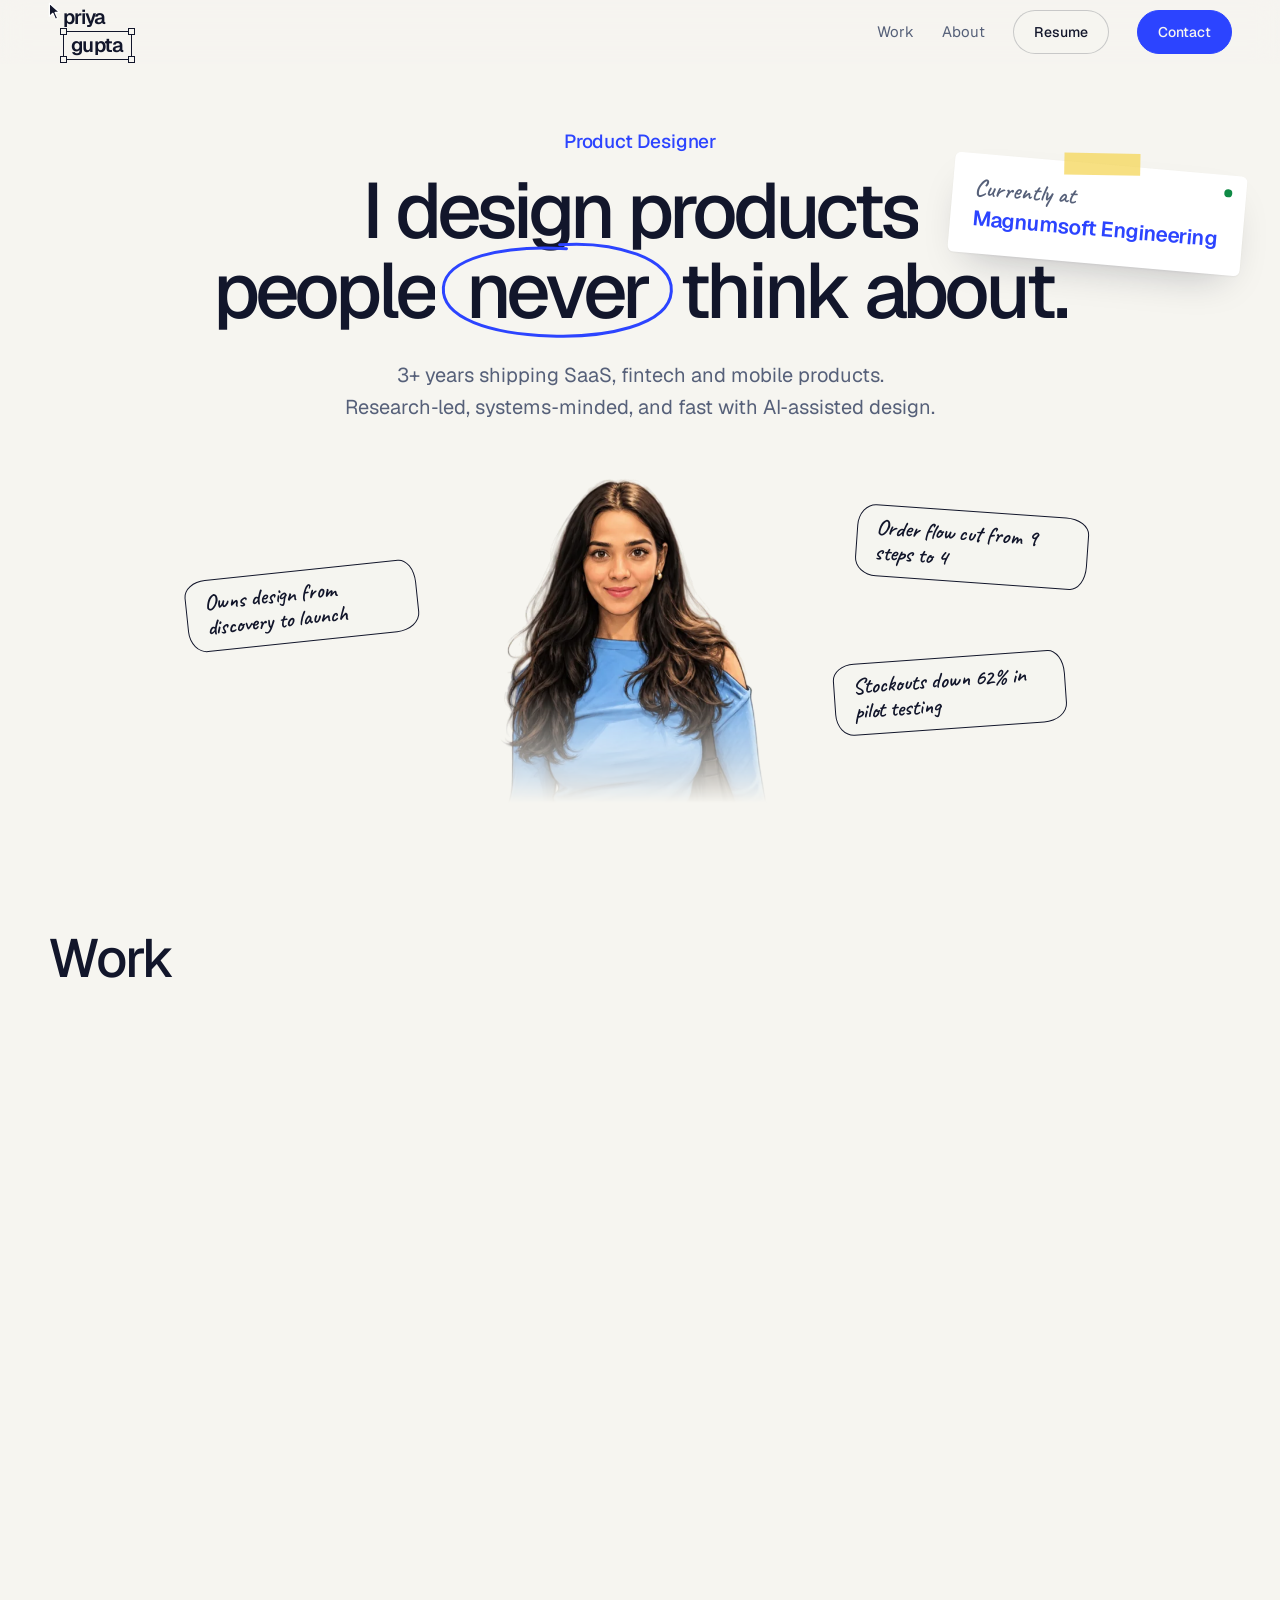
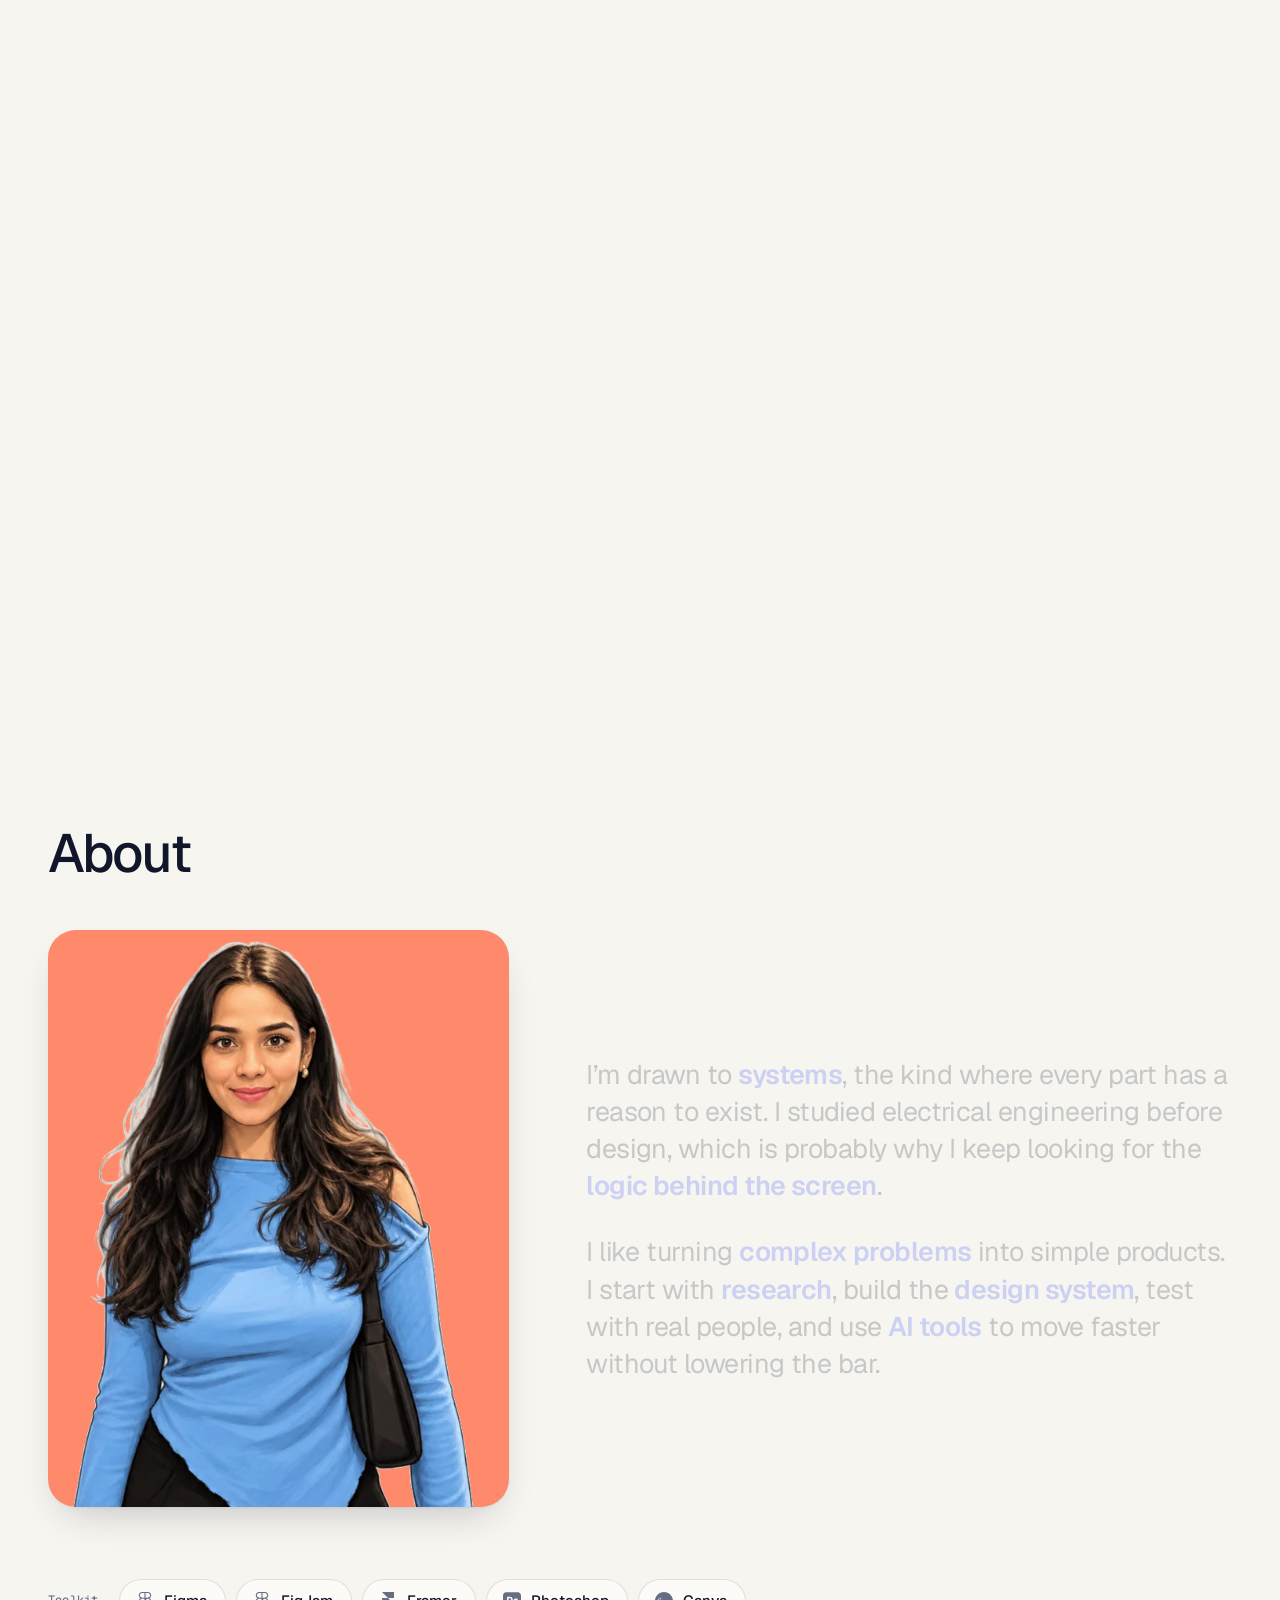
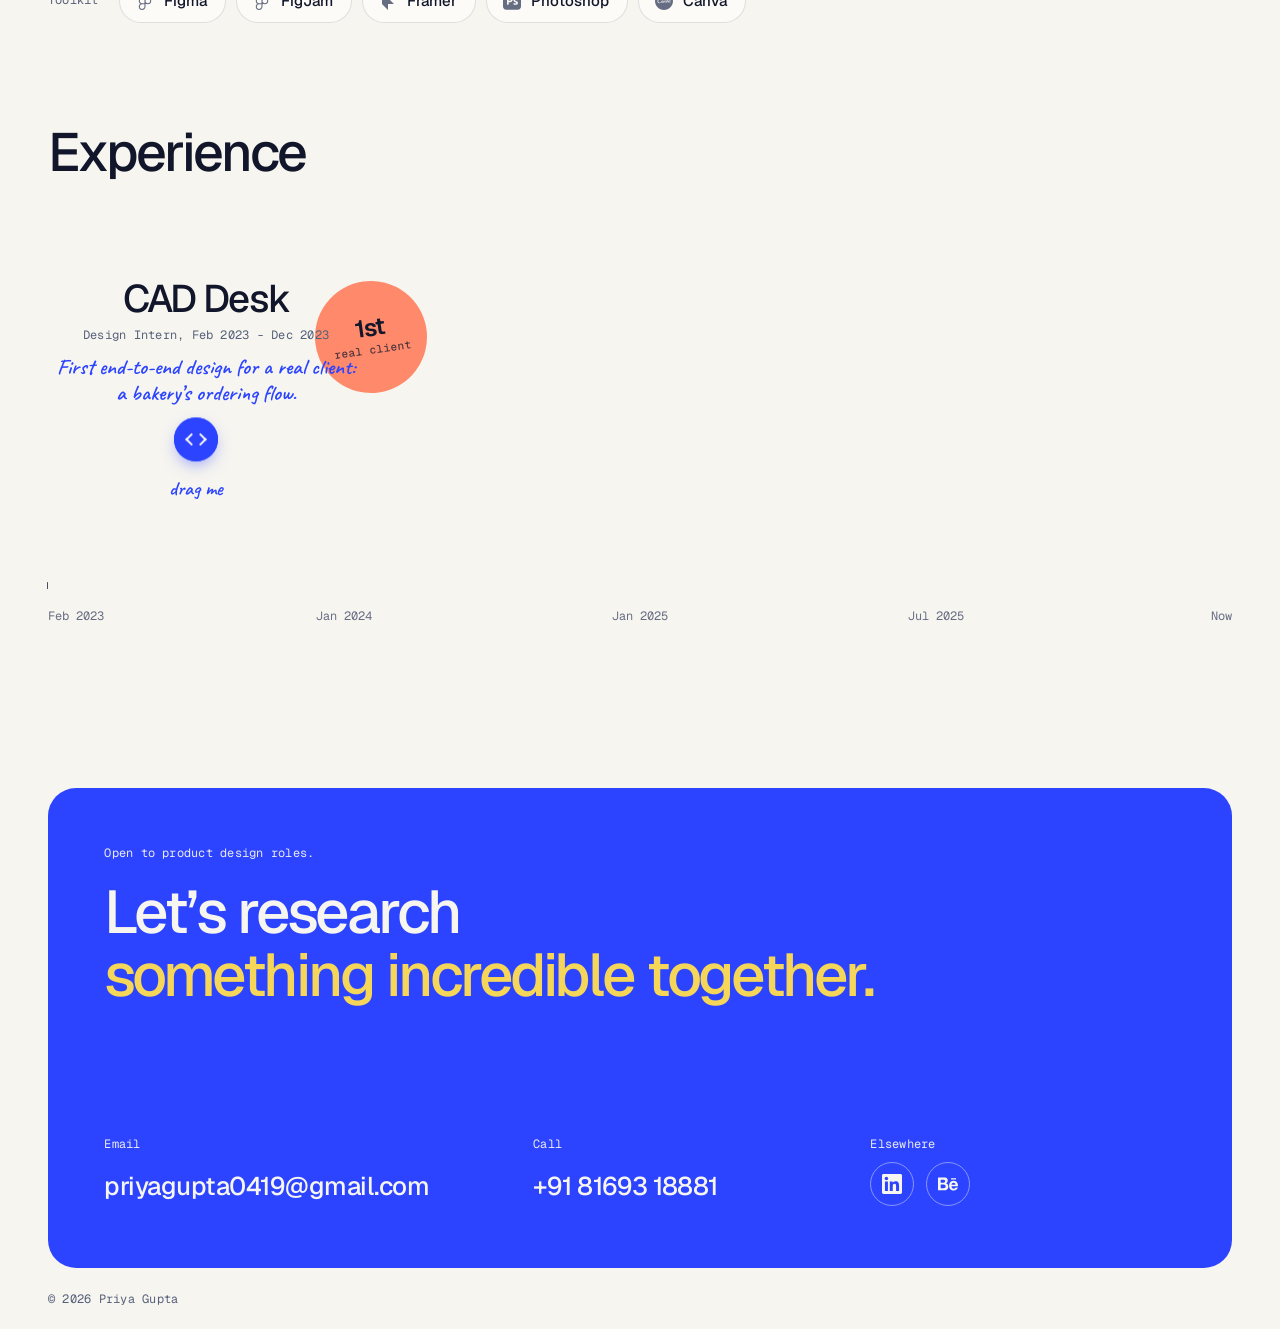
<file: index.html>
<!doctype html>
<html lang="en">
<head>
<meta charset="utf-8">
<meta name="viewport" content="width=device-width, initial-scale=1">
<title>Priya Gupta | Product Designer</title>
<meta name="description" content="Priya Gupta is a product designer working on SaaS, fintech and mobile products, with AI-native workflows and design systems.">
<meta name="theme-color" content="#f6f5f0">
<meta property="og:type" content="website">
<meta property="og:title" content="Priya Gupta | Product Designer">
<meta property="og:description" content="Product designer working on SaaS, fintech and mobile products, with AI-native workflows and design systems.">
<meta property="og:url" content="https://priyaguptadesigns.netlify.app/">
<link rel="canonical" href="https://priyaguptadesigns.netlify.app/">
<meta property="og:image" content="https://priyaguptadesigns.netlify.app/assets/og-image.jpg">
<meta property="og:image:width" content="1200">
<meta property="og:image:height" content="630">
<meta property="og:image:alt" content="Priya Gupta, Product Designer, portfolio">
<meta property="og:site_name" content="Priya Gupta">
<meta name="twitter:card" content="summary_large_image">
<meta name="twitter:image" content="https://priyaguptadesigns.netlify.app/assets/og-image.jpg">
<link rel="icon" href="data:image/svg+xml,%3Csvg xmlns='http://www.w3.org/2000/svg' viewBox='0 0 32 32'%3E%3Crect width='32' height='32' rx='9' fill='%232c44ff'/%3E%3Ctext x='16' y='23' font-family='Arial' font-weight='700' font-size='20' text-anchor='middle' fill='%23f6f5f0'%3EP%3C/text%3E%3C/svg%3E">
<link rel="preload" href="assets/priya.webp" as="image" type="image/webp" fetchpriority="high">
<link rel="preload" href="assets/fonts/geist-latin.woff2" as="font" type="font/woff2" crossorigin>
<link rel="preload" href="assets/fonts/caveat-latin.woff2" as="font" type="font/woff2" crossorigin>
<link rel="preload" href="assets/fonts/geist-mono-latin.woff2" as="font" type="font/woff2" crossorigin>
<link rel="stylesheet" href="css/fonts.css">
<link rel="stylesheet" href="css/style.css">
</head>
<body>
<a class="skip" href="#main">Skip to content</a>
<noscript><div class="nojs"><h1>Priya Gupta, Product Designer</h1><p>3+ years shipping SaaS, fintech and mobile products. Research-led, systems-minded, and fast with AI-assisted design.</p><p><a href="mailto:priyagupta0419@gmail.com">priyagupta0419@gmail.com</a> &middot; <a href="assets/Priya_Gupta_Resume.pdf">Resume (PDF)</a> &middot; <a href="https://linkedin.com/in/priyaguptaa19">LinkedIn</a> &middot; <a href="https://behance.net/priyagupta152">Behance</a></p></div></noscript>
<nav id="nav" aria-label="Main"></nav>
<main id="main">
<section class="hero" id="hero" aria-label="Introduction"></section>
<section id="work"><div class="wrap">
  <div class="work-head"><h2 id="work-title"></h2></div>
  <div class="pgrid" id="deck"></div>
</div></section>
<section id="about"></section>
<section id="exp" style="padding-top:0"></section>
</main>
<footer id="footer"></footer>
<script src="js/content.js"></script>
<script src="js/icons.js"></script>
<script src="js/main.js"></script>
<script src="js/home.js"></script>
<script src="js/timeline.js"></script>
<script src="js/grid.js"></script>
<script src="js/fx.js"></script>
<script src="js/cursor-label.js"></script>
</body>
</html>
</file>
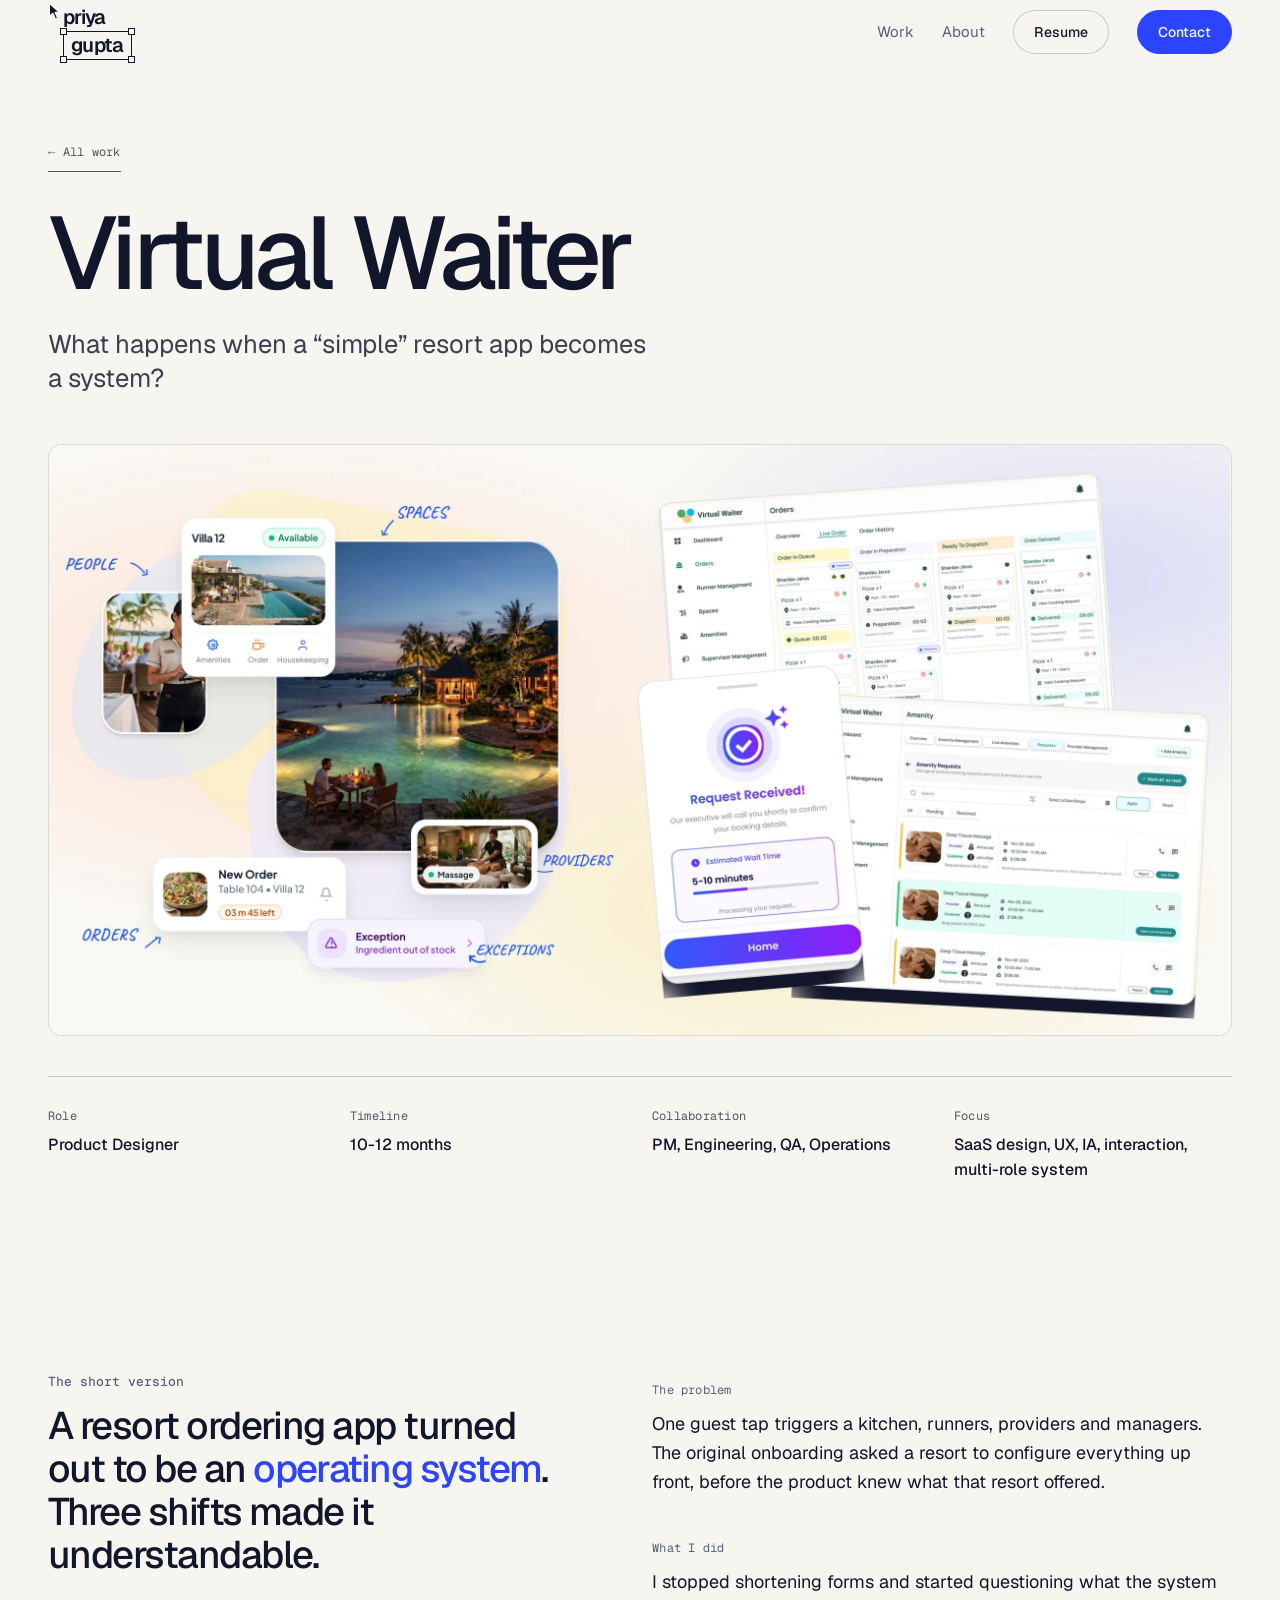
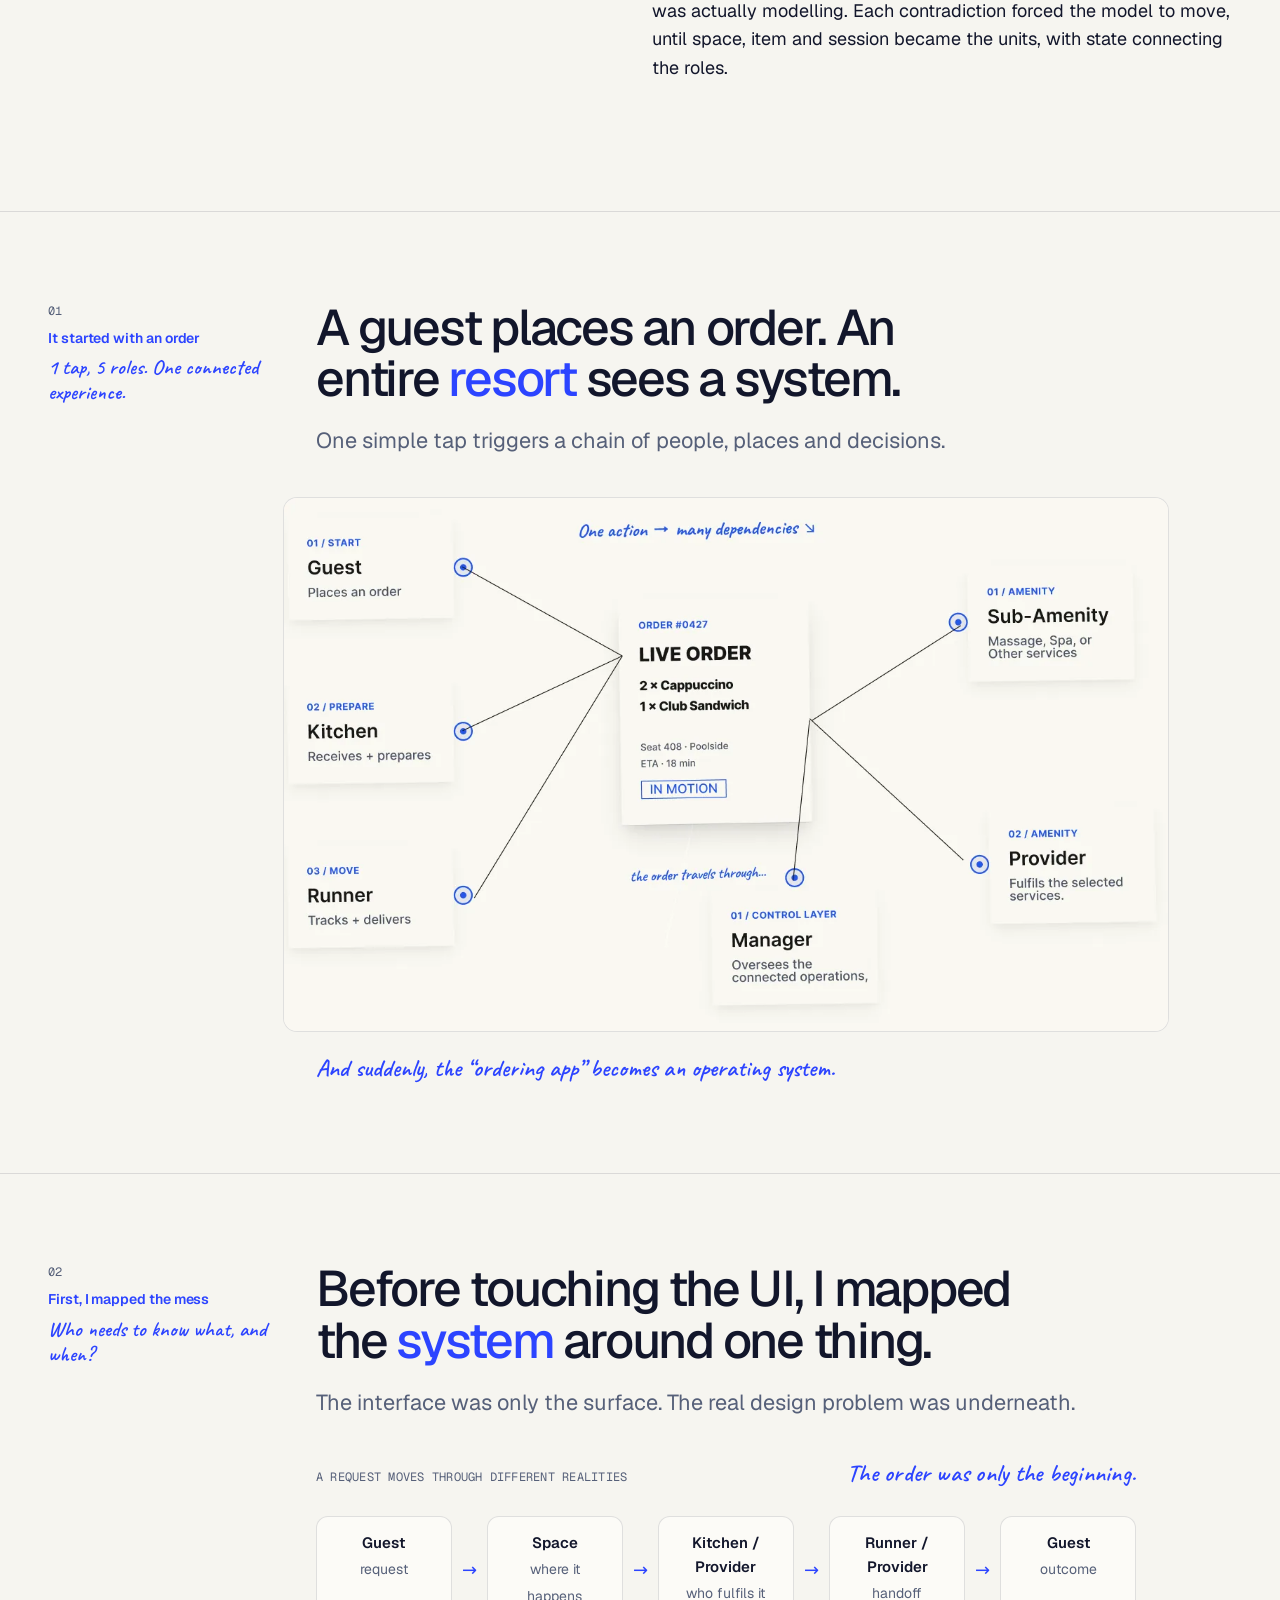
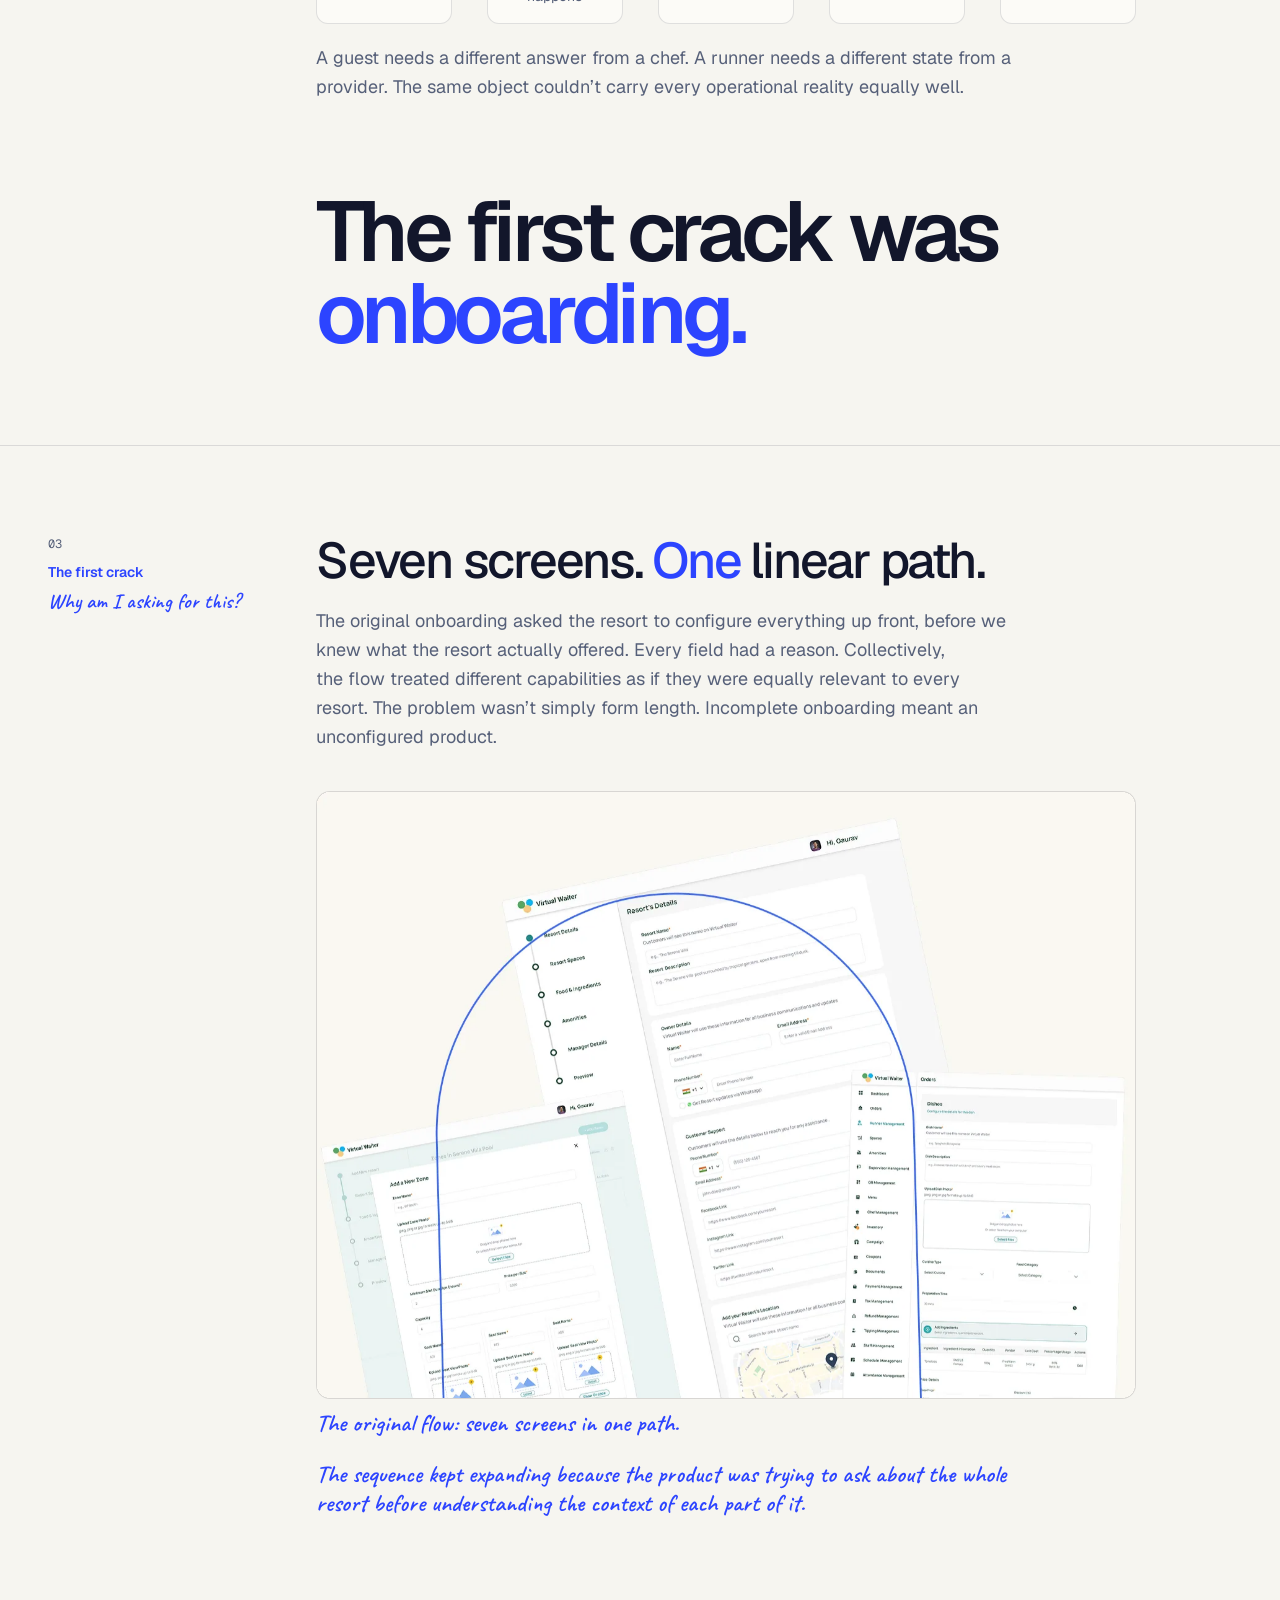
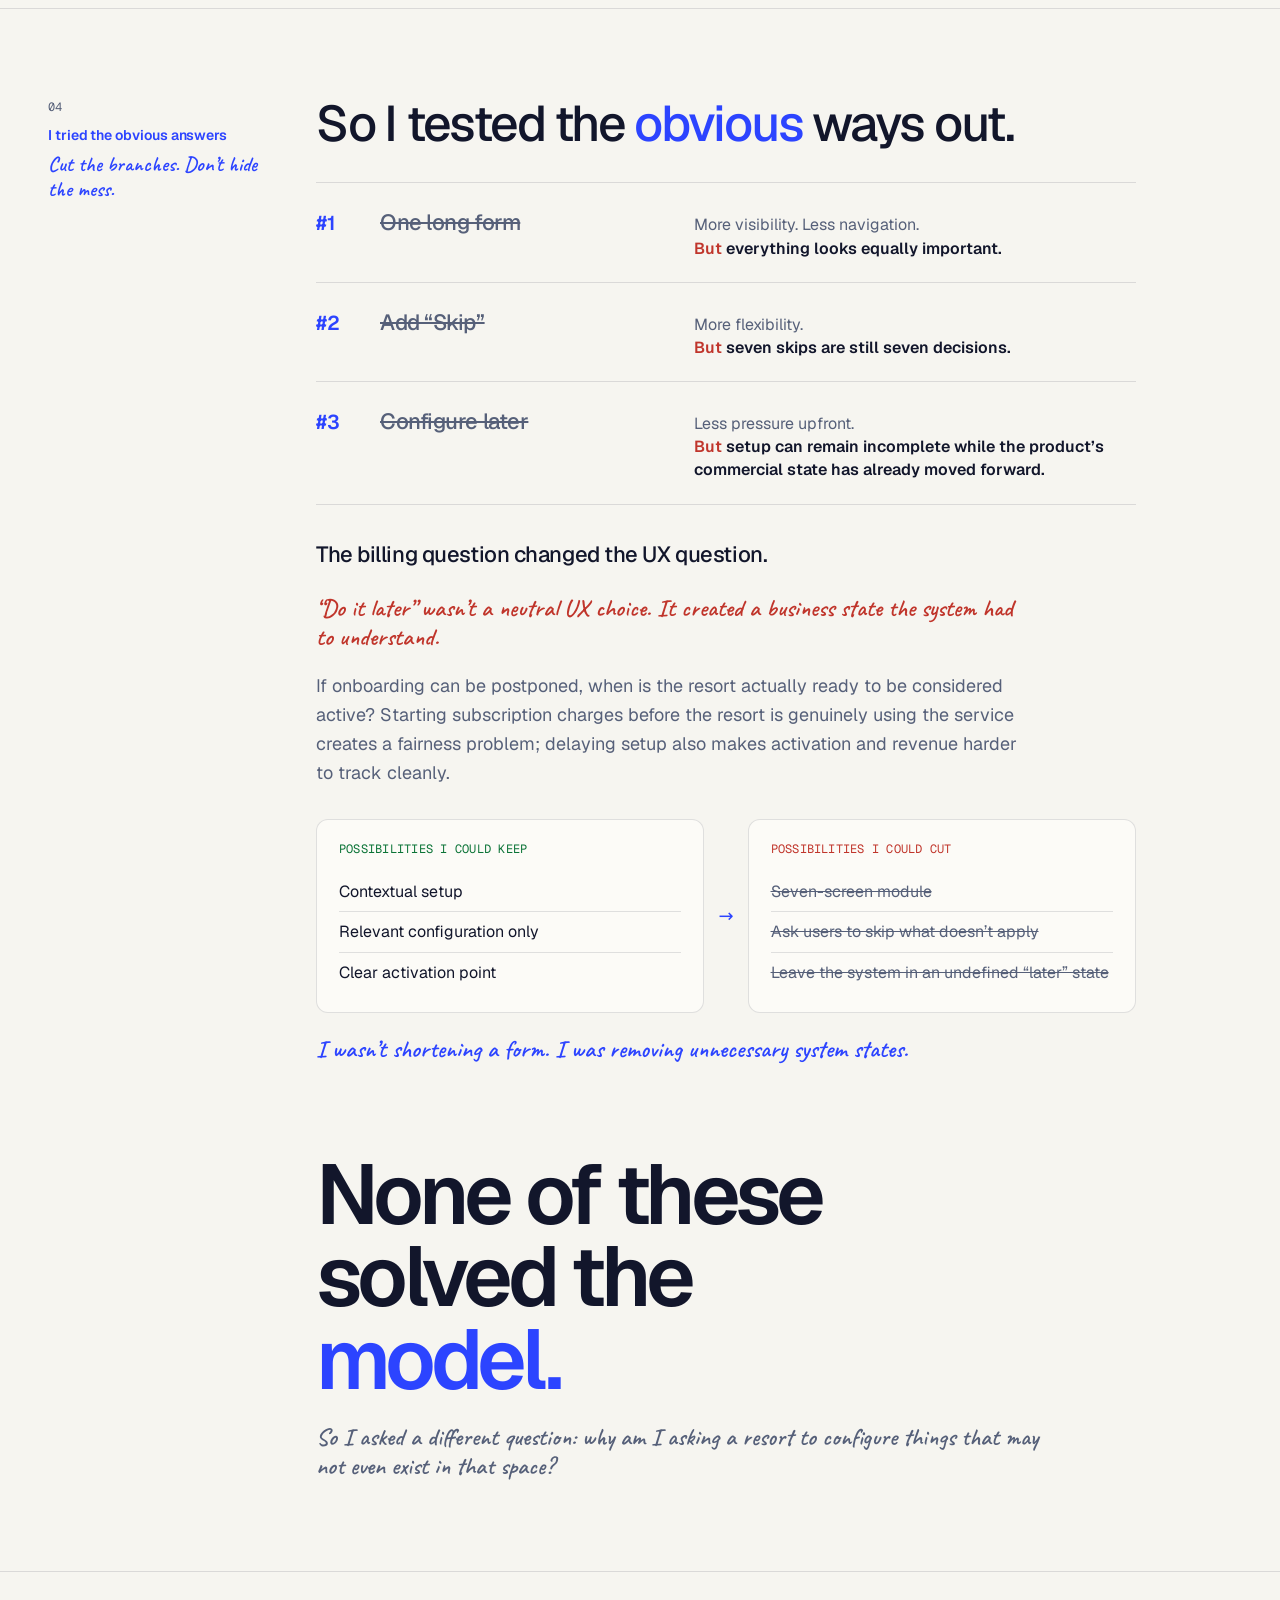
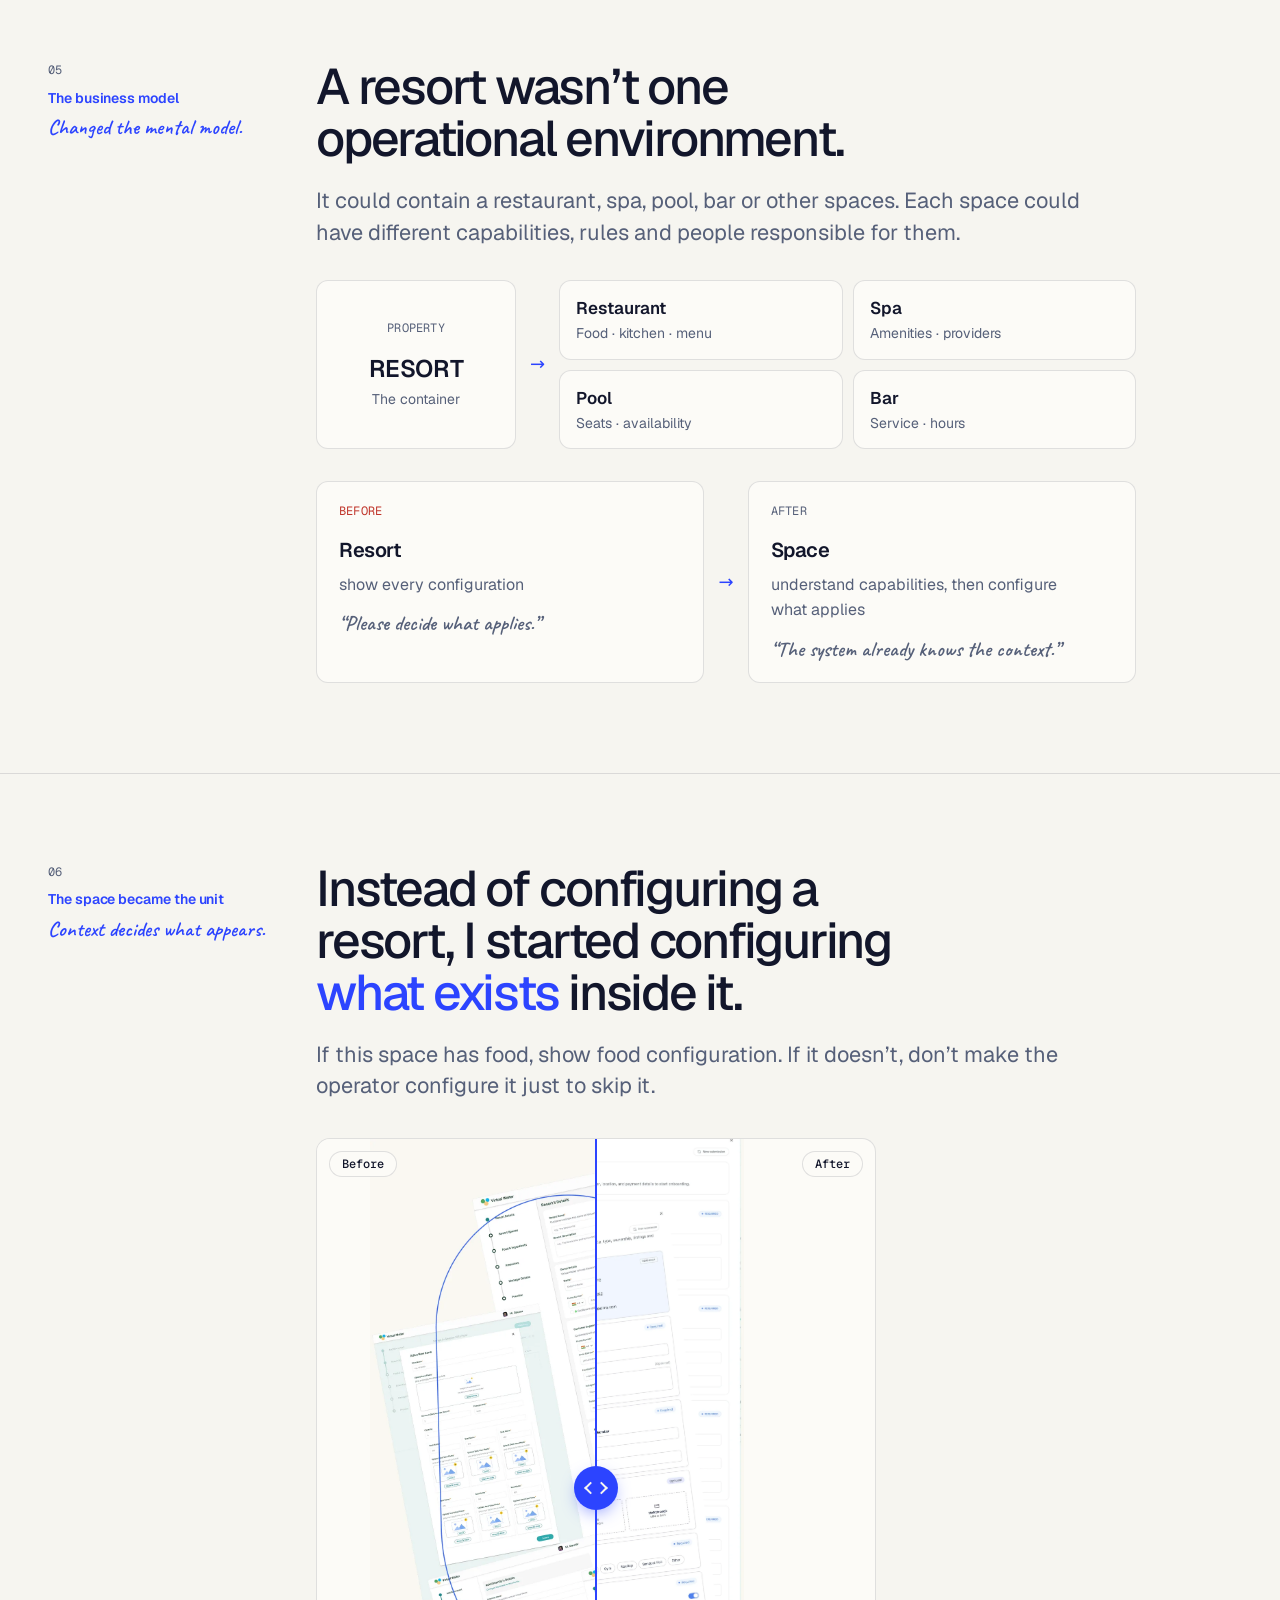
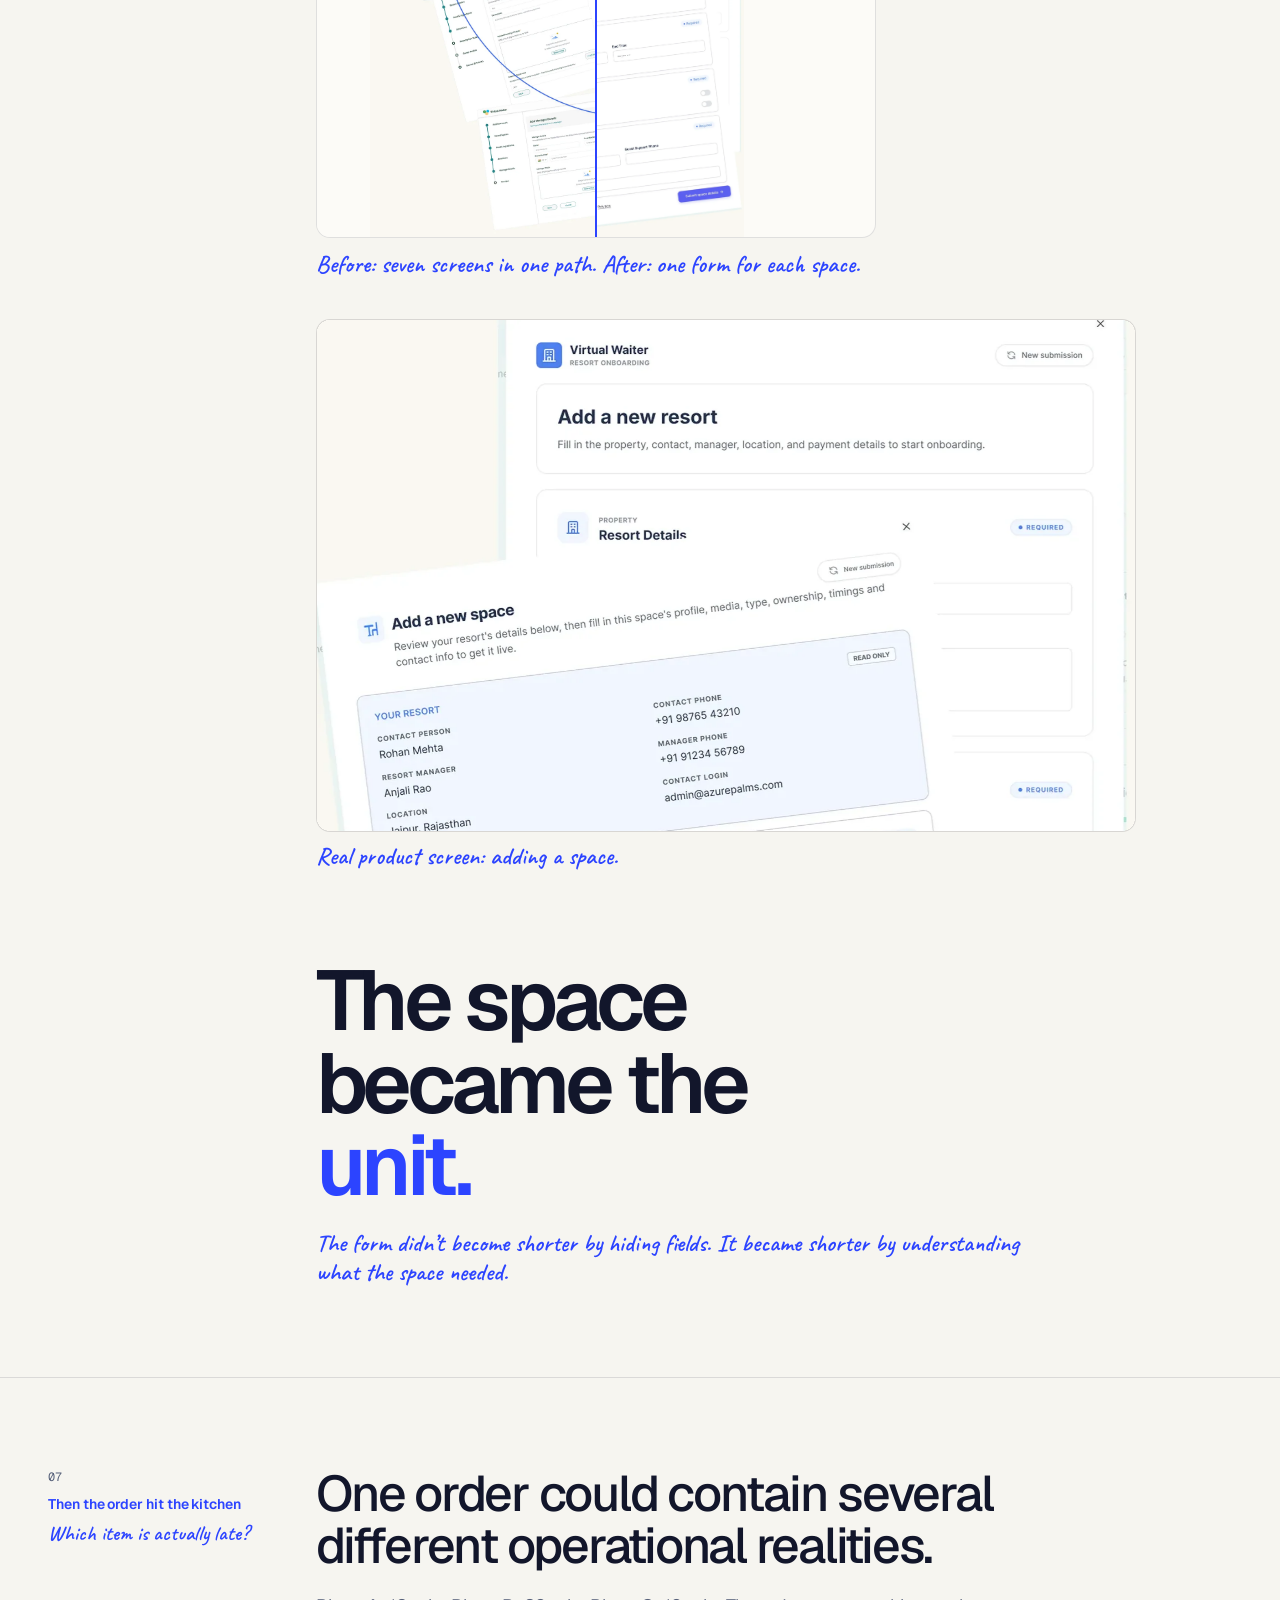
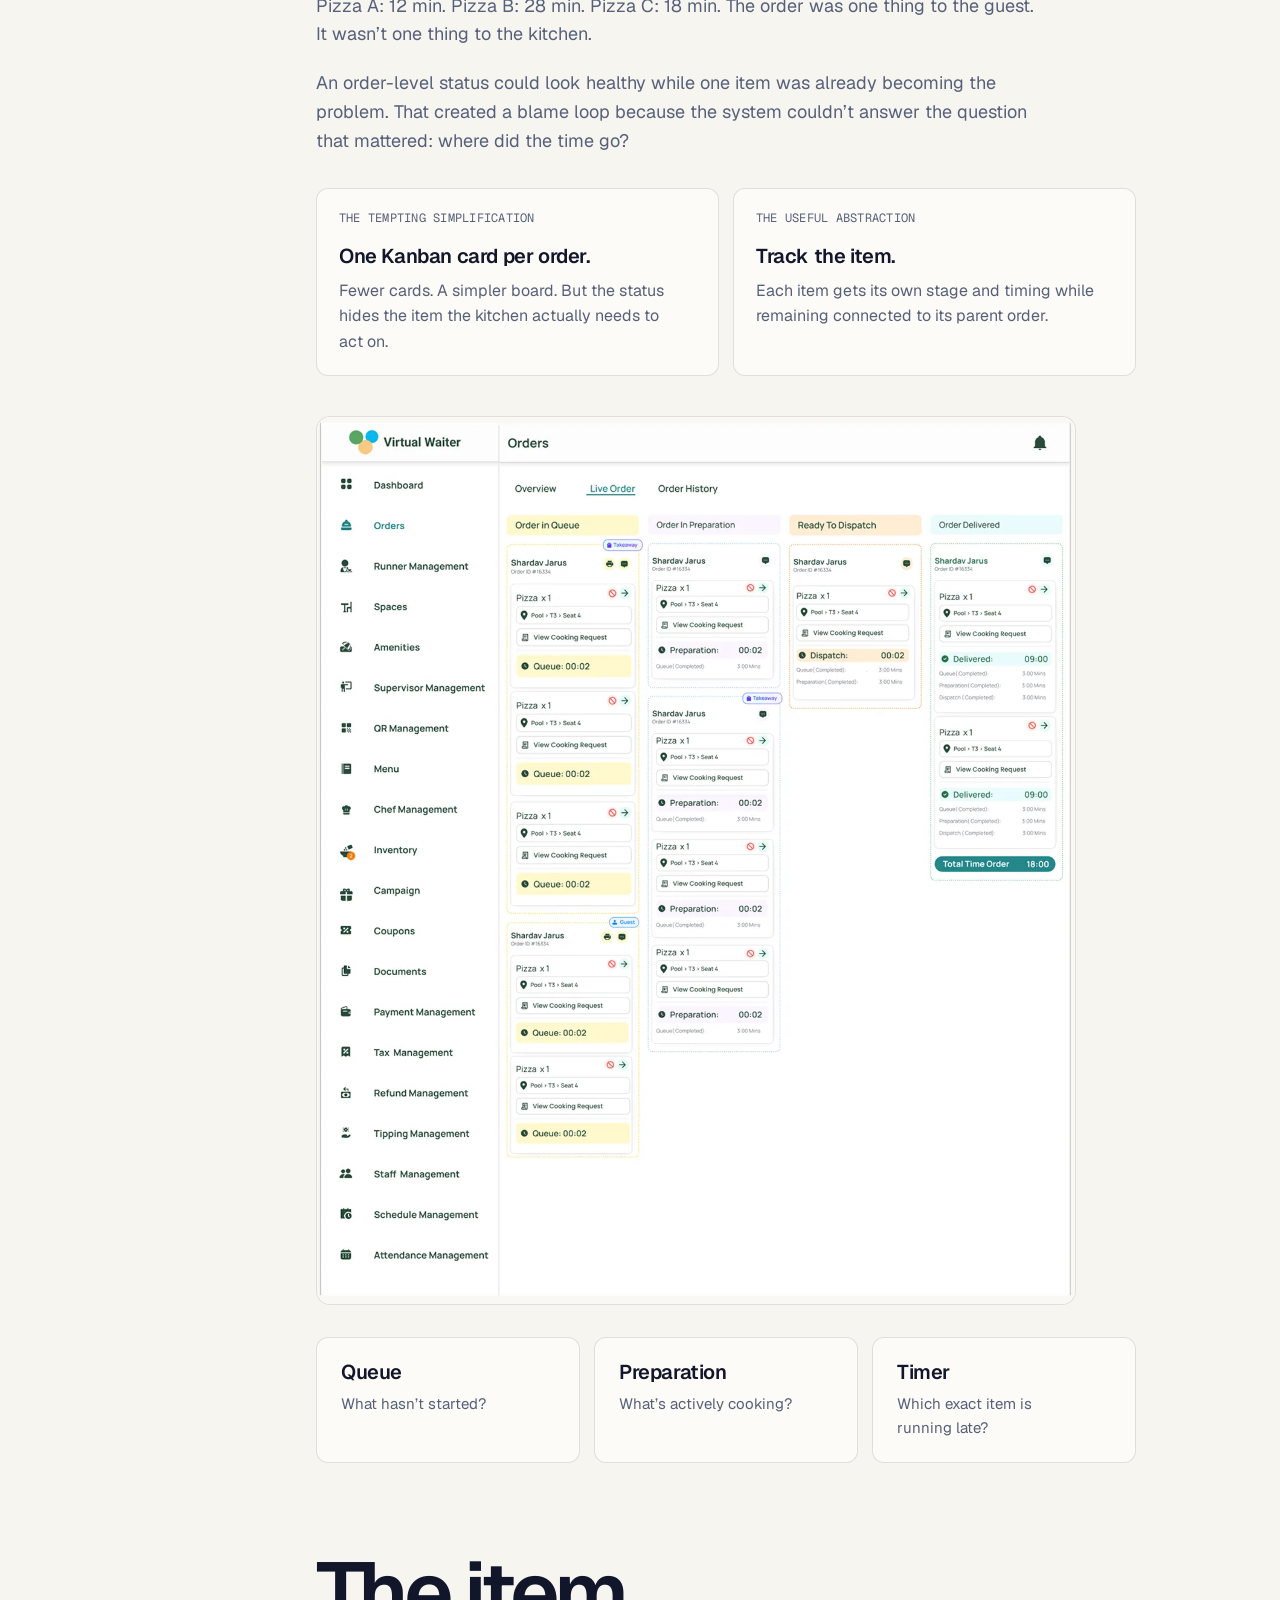
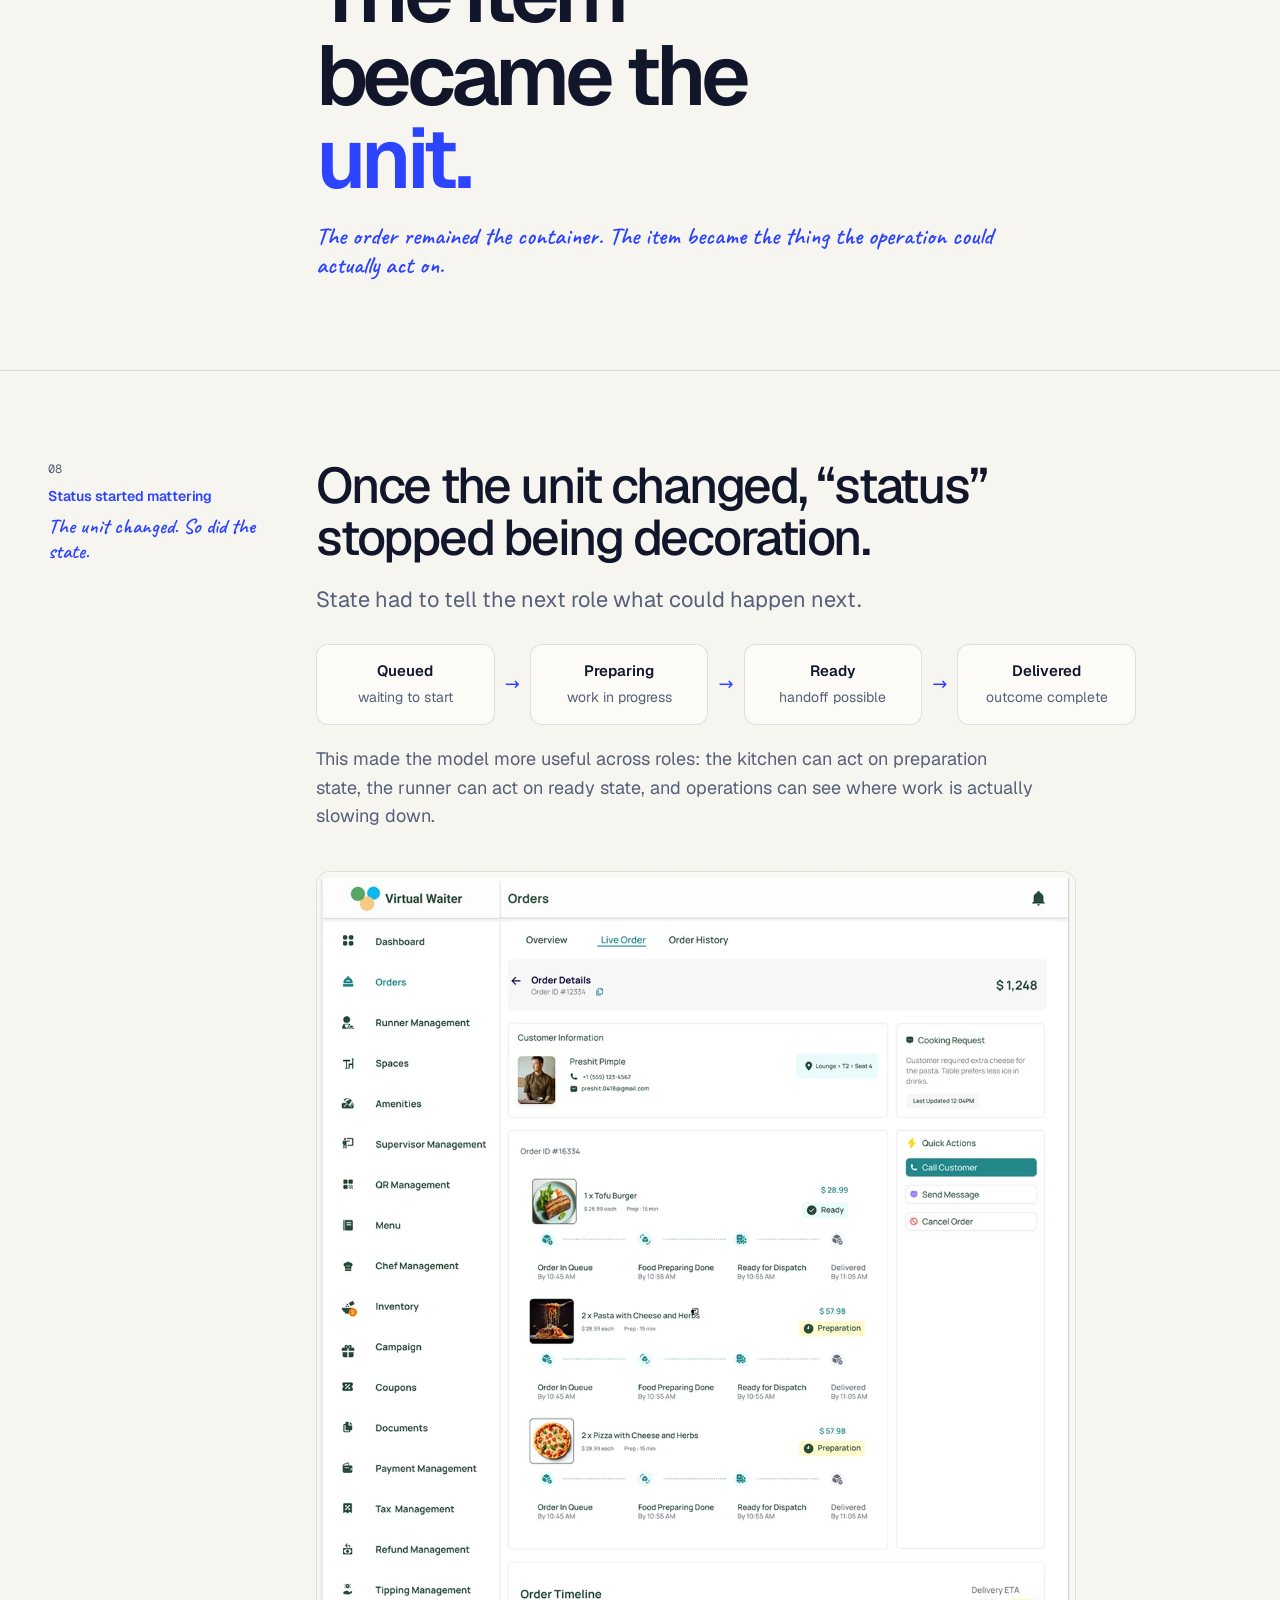
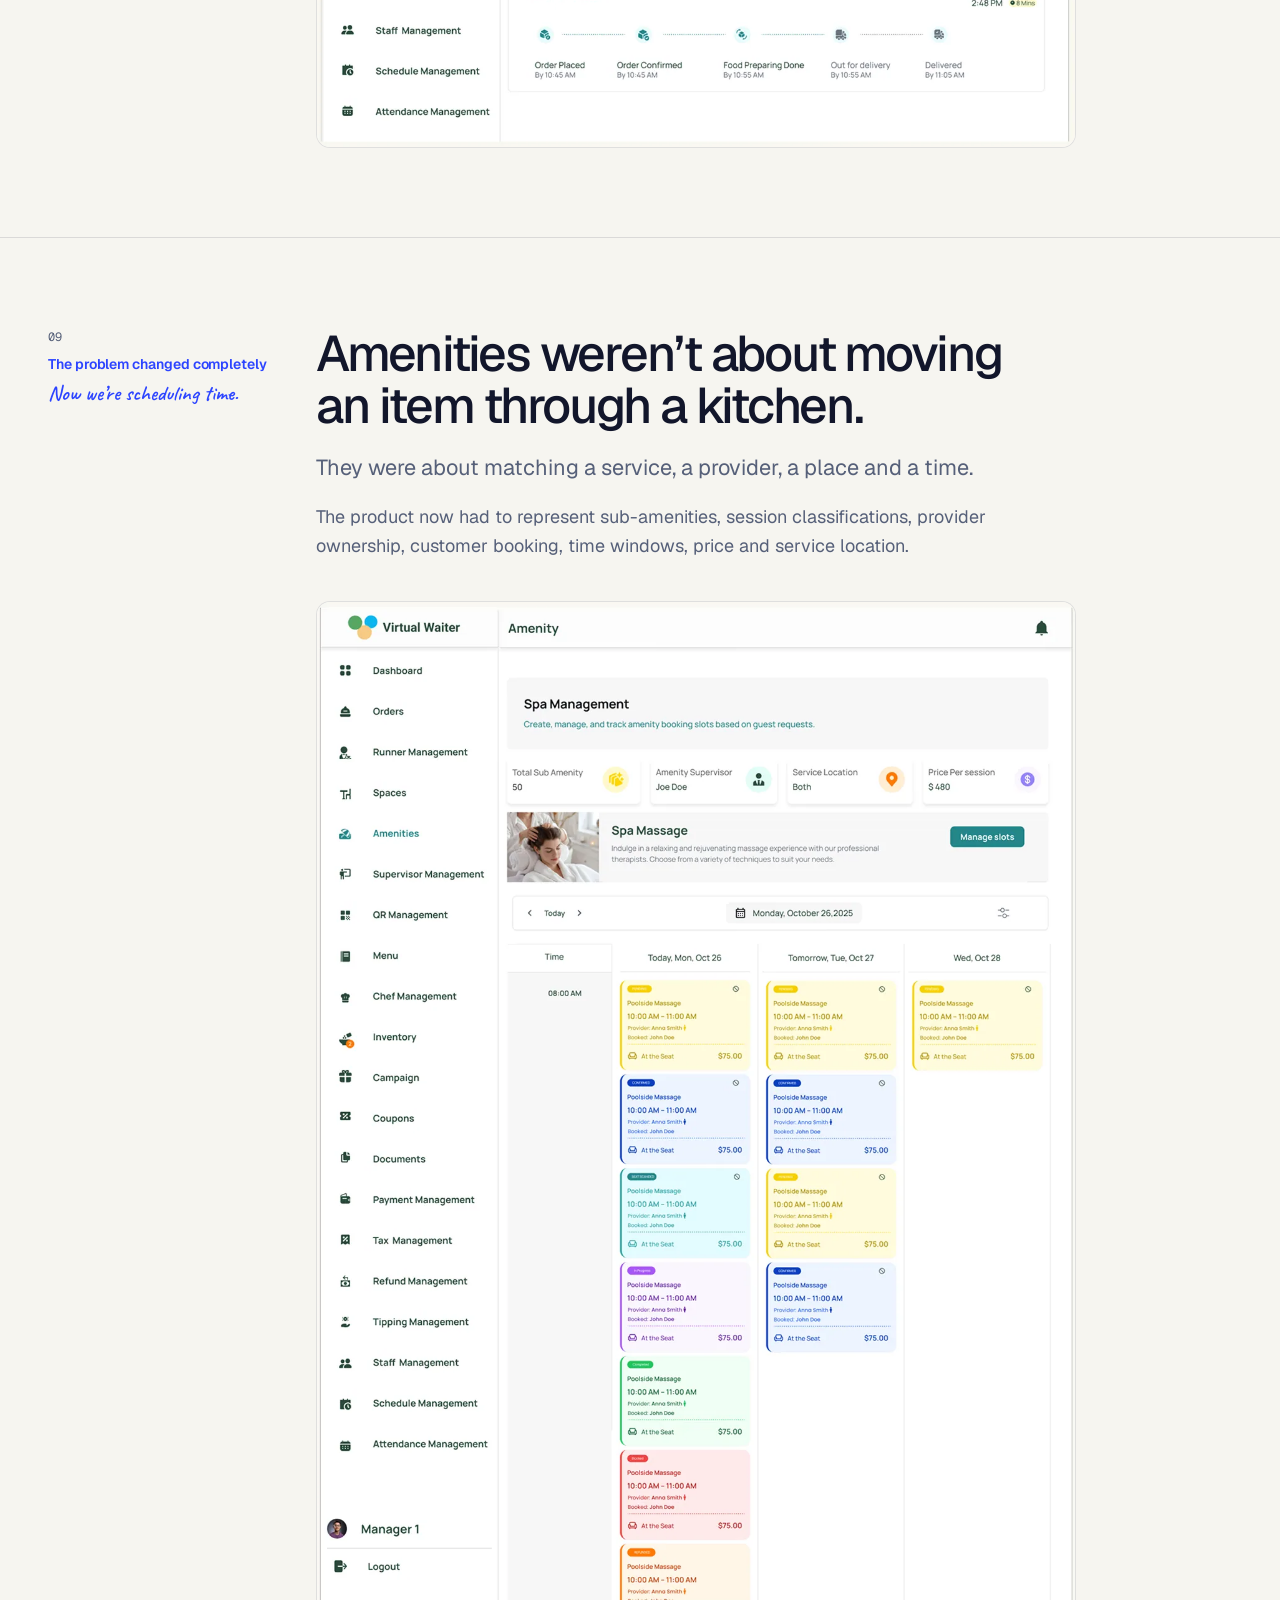
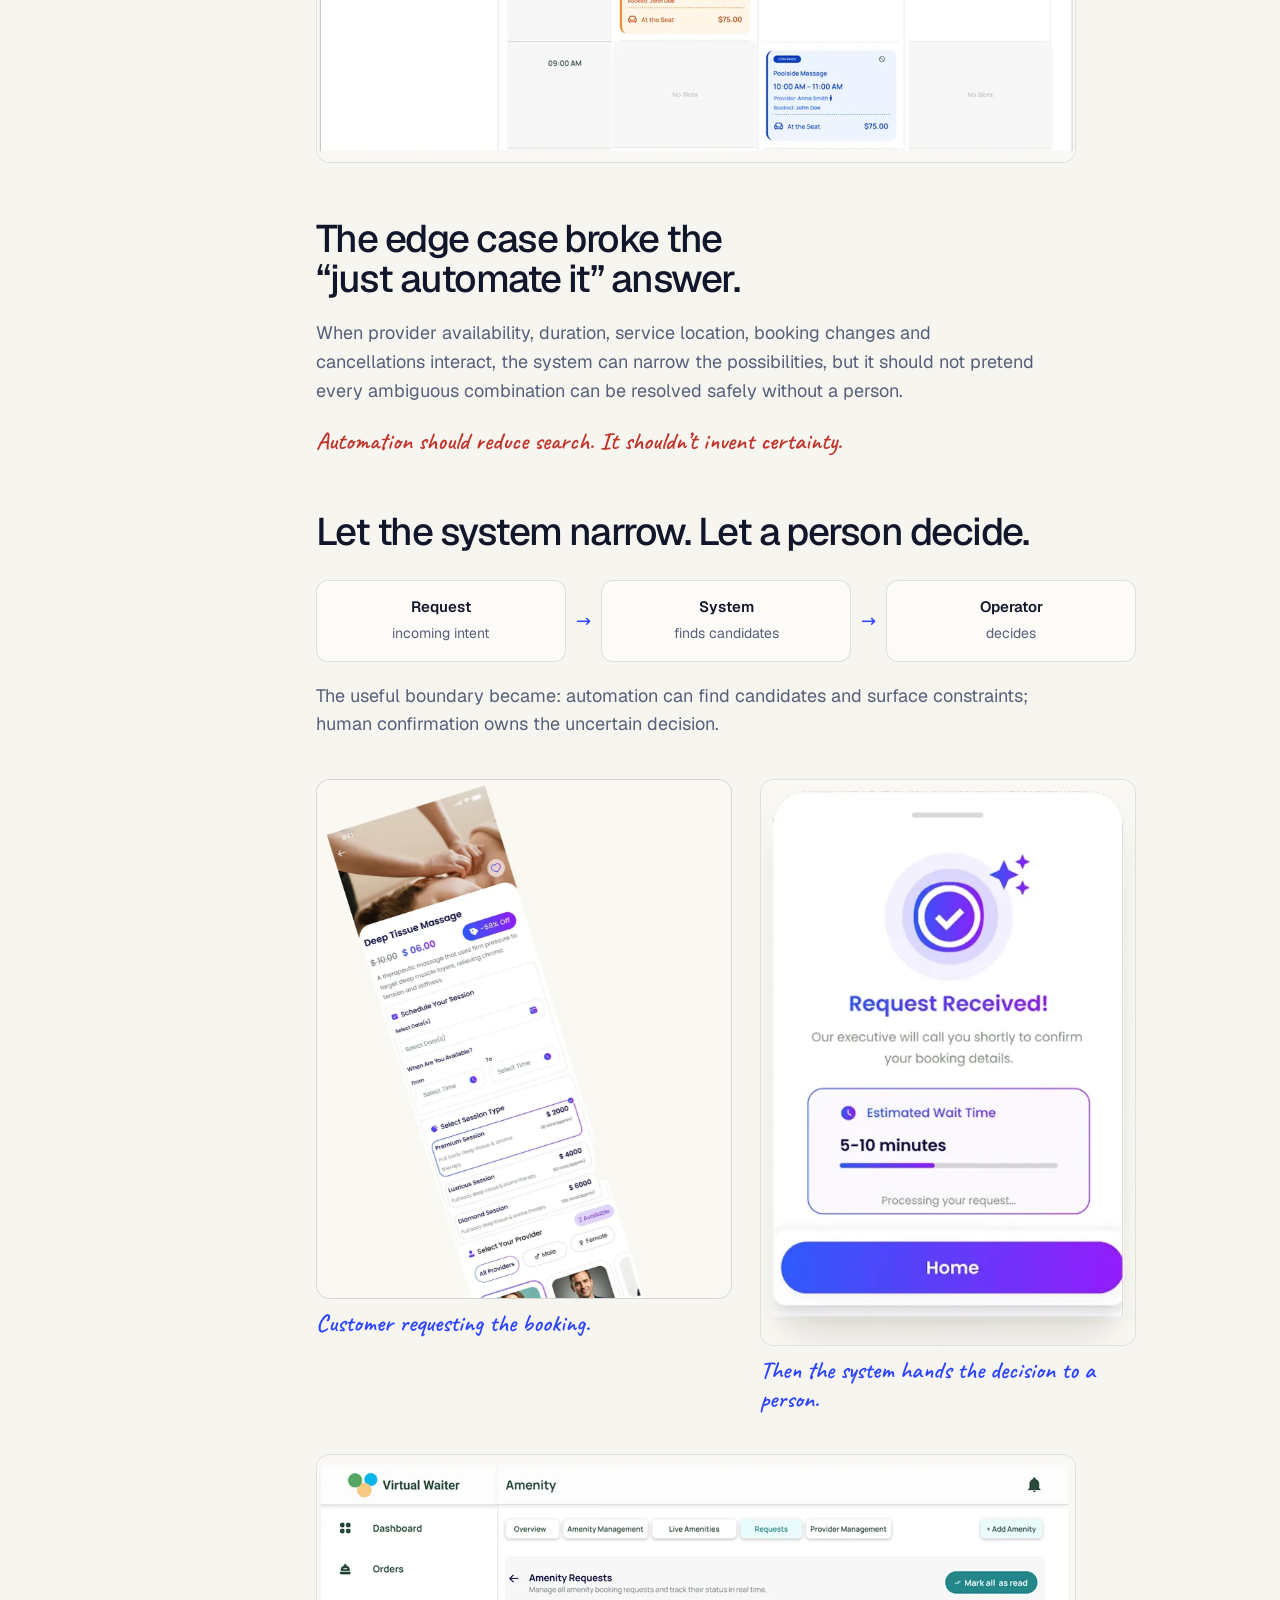
<file: case.html>
<!doctype html>
<html lang="en">
<head>
<meta charset="utf-8">
<meta name="viewport" content="width=device-width, initial-scale=1">
<title>Case study | Priya Gupta</title>
<meta name="theme-color" content="#f6f5f0">
<meta property="og:type" content="article">
<meta property="og:image" content="https://priyaguptadesigns.netlify.app/assets/og-image.jpg">
<meta property="og:image:width" content="1200">
<meta property="og:image:height" content="630">
<meta property="og:image:alt" content="Priya Gupta, Product Designer, portfolio">
<meta property="og:site_name" content="Priya Gupta">
<meta name="twitter:card" content="summary_large_image">
<meta name="twitter:image" content="https://priyaguptadesigns.netlify.app/assets/og-image.jpg">
<link rel="icon" href="data:image/svg+xml,%3Csvg xmlns='http://www.w3.org/2000/svg' viewBox='0 0 32 32'%3E%3Crect width='32' height='32' rx='9' fill='%232c44ff'/%3E%3Ctext x='16' y='23' font-family='Arial' font-weight='700' font-size='20' text-anchor='middle' fill='%23f6f5f0'%3EP%3C/text%3E%3C/svg%3E">
<link rel="preload" href="assets/fonts/geist-latin.woff2" as="font" type="font/woff2" crossorigin>
<link rel="preload" href="assets/fonts/caveat-latin.woff2" as="font" type="font/woff2" crossorigin>
<link rel="stylesheet" href="css/fonts.css">
<link rel="stylesheet" href="css/style.css">
</head>
<body>
<a class="skip" href="#cs">Skip to content</a>
<noscript><div class="nojs"><h1>Priya Gupta, Product Designer</h1><p>3+ years shipping SaaS, fintech and mobile products. Research-led, systems-minded, and fast with AI-assisted design.</p><p><a href="mailto:priyagupta0419@gmail.com">priyagupta0419@gmail.com</a> &middot; <a href="assets/Priya_Gupta_Resume.pdf">Resume (PDF)</a> &middot; <a href="https://linkedin.com/in/priyaguptaa19">LinkedIn</a> &middot; <a href="https://behance.net/priyagupta152">Behance</a></p></div></noscript>
<nav id="nav" aria-label="Main"></nav>
<main id="cs"></main>
<footer id="footer"></footer>
<script src="js/content.js"></script>
<script src="js/story-vw.js"></script>
<script src="js/story-rz.js"></script>
<script src="js/story-nexus.js"></script>
<script src="js/icons.js"></script>
<script src="js/main.js"></script>
<script src="js/case.js"></script>
<script src="js/lightbox.js"></script>
<script src="js/interact.js"></script>
<script src="js/fx.js"></script>
<script src="js/cursor-label.js"></script>
</body>
</html>
</file>
<file: css/fonts.css>
/* Self-hosted fonts (SIL Open Font License). Latin subset, variable weights. */
@font-face { font-family: "Geist"; font-style: normal; font-weight: 400 600; font-display: swap; src: url("../assets/fonts/geist-latin.woff2") format("woff2"); }
@font-face { font-family: "Geist Mono"; font-style: normal; font-weight: 400 500; font-display: swap; src: url("../assets/fonts/geist-mono-latin.woff2") format("woff2"); }
@font-face { font-family: "Caveat"; font-style: normal; font-weight: 600; font-display: swap; src: url("../assets/fonts/caveat-latin.woff2") format("woff2"); }
</file>
<file: css/style.css>
/* Owner decision: the site ignores the device "reduce motion" setting, so every animation always plays. */
/* Tokens. One brand colour (--accent), four project tints, one radius system:
   pills are fully round, cards and images use --r. Palette options A/B/C override tokens below. */
:root {
  --bg: #f6f5f0;
  --surface: #fcfbf7;
  --ink: #12162b;
  --ink-rgb: 18 22 43;
  --muted: #566079;
  --faint: #666c82;
  --line: rgb(var(--ink-rgb) / .12);
  --accent: #2c44ff;
  --on-accent: #f6f5f0;
  --on-ink: #f6f5f0;
  --live: #0f8a45;
  --c-coral: #ff8a6b;
  --c-mint: #7fd8a9;
  --c-butter: #f5d658;
  --c-periwinkle: #9aa5ff;

  /* palette-controlled roles */
  --hero-bg: transparent;
  --hero-tone: var(--accent);
  --ph-a: 22%;
  --ph-b: 34%;
  --foot-bg: transparent;
  --foot-ink: var(--ink);
  --foot-muted: var(--muted);
  --foot-hover: var(--accent);

  --sans: "Geist", system-ui, -apple-system, sans-serif;
  --mono: "Geist Mono", ui-monospace, monospace;
  --r: 14px;
  --r-lg: 28px;
  --ease: cubic-bezier(.22, 1, .36, 1);
  --ease-io: cubic-bezier(.77, 0, .175, 1);
  --edge: clamp(20px, 4vw, 48px);
  --max: 1376px; /* 1280px of content plus the side padding */
  --shadow: 0 1px 2px rgb(var(--ink-rgb) / .05), 0 18px 40px -18px rgb(var(--ink-rgb) / .28);
  color-scheme: light;
}

* { box-sizing: border-box; margin: 0; }
html { scroll-behavior: smooth; overflow-x: clip; -webkit-tap-highlight-color: transparent; -webkit-text-size-adjust: 100%; }
body { background: var(--bg); color: var(--ink); font: 400 17px/1.6 var(--sans); font-feature-settings: "kern" 1; text-rendering: optimizeLegibility; -webkit-font-smoothing: antialiased; overflow-x: clip; }
button, a, [role="button"] { touch-action: manipulation; }
.btn, .float { user-select: none; -webkit-user-select: none; -webkit-touch-callout: none; }
p, .about-text, .note, .step p { text-wrap: pretty; }
h1, h2, h3 { hyphens: none; }
a { color: inherit; }
img { display: block; max-width: 100%; }
::selection { background: var(--accent); color: var(--on-accent); }
:focus-visible { outline: 2px solid var(--accent); outline-offset: 3px; border-radius: 4px; }
.sr { position: absolute; width: 1px; height: 1px; overflow: hidden; clip: rect(0 0 0 0); white-space: nowrap; }
.nojs { max-width: 640px; margin: 15vh auto; padding: 0 24px; }
.nojs h1 { font-size: 40px; margin-bottom: 16px; }
.nojs p { margin-top: 12px; }
.skip { position: absolute; left: 12px; top: -64px; z-index: 100; background: var(--ink); color: var(--bg); padding: 10px 16px; border-radius: 99px; text-decoration: none; font-size: 14px; }
.skip:focus { top: 12px; }
.wrap { padding-inline: var(--edge); max-width: var(--max); margin-inline: auto; }
.mono { font-family: var(--mono); font-size: 12px; letter-spacing: .02em; color: var(--muted); }
section, footer { scroll-margin-top: 64px; }
section { padding-block: clamp(72px, 10vw, 144px); }
h1, h2, h3 { font-weight: 500; letter-spacing: -.035em; line-height: 1.04; text-wrap: balance; overflow-wrap: anywhere; }
h2 { font-size: clamp(30px, 4.2vw, 56px); }
.muted { color: var(--muted); }

/* buttons */
.btn { display: inline-flex; align-items: center; gap: 8px; height: 46px; padding-inline: 22px; border-radius: 99px; font: 500 15px var(--sans); text-decoration: none; border: 1px solid rgb(var(--ink-rgb) / .2); background: transparent; color: var(--ink); cursor: pointer; transition: transform .3s var(--ease), background .3s, color .3s; }
@media (hover: hover) and (pointer: fine) {
  .btn:hover { transform: translateY(-2px); background: var(--surface); }
}
.btn.solid { background: var(--accent); color: var(--on-accent); border-color: var(--accent); }
@media (hover: hover) and (pointer: fine) {
  .btn.solid:hover { background: var(--accent); filter: brightness(1.08); }
}
.btn:active { transform: scale(.98); }
.link { text-decoration: none; background: linear-gradient(currentColor, currentColor) 0 100% / 100% 1px no-repeat; transition: background-size .35s var(--ease), color .2s; padding-bottom: 2px; }
@media (hover: hover) and (pointer: fine) {
  .link:hover { background-size: 0 1px; background-position: 100% 100%; }
}

/* nav */
nav { position: sticky; top: 0; z-index: 20; background: color-mix(in srgb, var(--bg) 82%, transparent); backdrop-filter: blur(14px); -webkit-backdrop-filter: blur(14px); }
nav .wrap { display: flex; justify-content: space-between; align-items: center; height: 64px; }
nav ul { display: flex; align-items: center; gap: 28px; list-style: none; padding: 0; font-size: 15px; }
nav ul a { text-decoration: none; color: var(--muted); transition: color .2s; }
@media (hover: hover) and (pointer: fine) {
  nav ul a:hover { color: var(--ink); }
}
nav ul a[aria-current] { color: var(--accent); }
nav ul a.btn { color: var(--ink); height: 44px; padding-inline: 20px; font-size: 14px; }
nav ul a.btn.solid { color: var(--on-accent); }

/* nav: two small playful reveals, desktop hover only */
.brand { position: relative; }
nav .logo { position: relative; display: inline-flex; flex-direction: column; align-items: flex-start; gap: 4px; padding: 5px 6px 3px 15px; font-weight: 700; font-size: 20px; line-height: 1; letter-spacing: -.035em; text-decoration: none; }
.logo .cur { position: absolute; left: 0; top: 0; width: 14px; height: 19px; color: var(--ink); transition: transform .25s var(--ease); }
.logo .l2 { position: relative; display: inline-block; padding: 4px 8px 5px; margin-left: 0; }
.logo .fr { position: absolute; inset: 0; border: 1px solid var(--ink); transition: transform .25s var(--ease); pointer-events: none; }
.fr b { position: absolute; width: 7px; height: 7px; background: var(--bg); border: 1px solid var(--ink); }
.fr b:nth-child(1) { left: -4px; top: -4px; } .fr b:nth-child(2) { right: -4px; top: -4px; }
.fr b:nth-child(3) { left: -4px; bottom: -4px; } .fr b:nth-child(4) { right: -4px; bottom: -4px; }
.meet { position: absolute; left: 0; top: calc(100% + 6px); display: flex; align-items: center; gap: 10px; padding: 8px 18px 8px 8px; background: var(--surface); border: 1px solid var(--line); border-radius: 99px; box-shadow: var(--shadow); white-space: nowrap; text-decoration: none; font-size: 14px; font-weight: 500; line-height: 1.25; opacity: 0; visibility: hidden; transform: translateY(-6px) scale(.97); transform-origin: left top; transition: opacity .15s var(--ease), transform .2s var(--ease), visibility 0s .2s; }
.meet::before { content: ""; position: absolute; left: 0; right: 0; top: -14px; height: 14px; }
.meet small { display: block; font-weight: 400; font-size: 12px; color: var(--muted); }
.meet img { width: 34px; height: 34px; border-radius: 50%; object-fit: cover; object-position: 50% 6%; background: var(--c-coral); }
nav ul li.rs { position: relative; }
nav ul li.rs .btn { background: var(--bg); }
.stk-cap { transform-origin: right top; position: absolute; right: 0; top: calc(100% + 10px); display: flex; align-items: center; gap: 12px; padding: 8px 16px 8px 10px; background: var(--surface); border: 1px solid var(--line); border-radius: 99px; box-shadow: var(--shadow); font-size: 13px; color: var(--muted); white-space: nowrap; opacity: 0; visibility: hidden; transform: translateY(-8px); pointer-events: none; transition: opacity .15s var(--ease), transform .2s var(--ease), visibility 0s .2s; }
.stk-cap::before { content: ""; position: absolute; left: 0; right: 0; top: -12px; height: 12px; }
.stk { display: flex; }
.stk i { width: 30px; height: 30px; margin-left: -8px; display: grid; place-items: center; border-radius: 9px; border: 1.5px solid var(--ink); font: 600 13px var(--sans); font-style: normal; color: var(--ink); opacity: 0; transform: translateY(-18px) scale(.7) rotate(0); transition: transform .3s var(--ease) calc(var(--k) * 40ms), opacity .2s ease calc(var(--k) * 40ms); }
.stk i:first-child { margin-left: 0; }
.stk i:nth-child(1) { background: var(--c-coral); } .stk i:nth-child(2) { background: var(--c-mint); }
.stk i:nth-child(3) { background: var(--c-butter); } .stk i:nth-child(4) { background: var(--c-periwinkle); }
@media (hover: hover) and (pointer: fine) {
  .brand:hover .fr, .brand:focus-within .fr { transform: rotate(-4deg) scale(1.06); }
  .brand:hover .cur, .brand:focus-within .cur { transform: translate(-3px, -3px) rotate(-10deg); }
  .brand:hover .meet, .brand:focus-within .meet { opacity: 1; visibility: visible; transform: none; transition: opacity .15s var(--ease), transform .2s var(--ease), visibility 0s; }
  .rs:hover .stk-cap, .rs:focus-within .stk-cap { opacity: 1; visibility: visible; transform: none; transition: opacity .15s var(--ease), transform .2s var(--ease), visibility 0s; }
  .rs:hover .stk i, .rs:focus-within .stk i { opacity: 1; transform: rotate(calc((var(--k) - 1.5) * 6deg)); }
}
@media (hover: none), (max-width: 860px) { .meet, .stk-cap { display: none; } }


/* hero: kicker, headline with a hand-drawn ring, sub, text link, then the portrait with notes */
.hero { position: relative; isolation: isolate; background: var(--hero-bg); text-align: center; padding-top: clamp(40px, 7vh, 72px); overflow: clip; --fs: clamp(38px, 6.1vw, 92px); --hw: calc(var(--fs) * 5.5); }
.grid-cv { position: absolute; inset: 0; width: 100%; height: 100%; z-index: -1; pointer-events: none; }
.kicker { font-size: clamp(16px, 1.5vw, 19px); font-weight: 500; color: var(--accent); letter-spacing: -.01em; }
.hero h1 { font-size: var(--fs); letter-spacing: -.055em; line-height: 1.02; margin: 14px auto 0; max-width: 14.5em; }
.hero h1 .w { display: inline-block; overflow: hidden; vertical-align: top; padding-bottom: .12em; margin-bottom: -.12em; }
.hero h1 .w > span { display: inline-block; transform: translateY(112%); animation: rise 1s var(--ease) forwards; animation-delay: calc(.2s + var(--i) * 70ms); }
.ring { position: relative; display: inline-block; padding-inline: .06em; margin-inline: .14em; }
.ring-svg { position: absolute; left: -15%; top: -17%; width: 130%; height: 134%; overflow: visible; pointer-events: none; }
.ring-svg path { fill: none; stroke: var(--accent); stroke-width: 3; stroke-linecap: round; stroke-linejoin: round; stroke-dasharray: 1.3 1.3; stroke-dashoffset: 1.3; animation: draw 1s var(--ease) 1.45s forwards; }
.ring-svg { animation: nudge .8s var(--ease) 2.7s; transition: opacity .15s var(--ease); }
@keyframes nudge { 40% { transform: translate(7px, -4px) rotate(2.5deg); } }
.sel-fr { position: absolute; left: -6px; right: -6px; top: -2px; bottom: -4px; border: 1.5px solid var(--accent); background: color-mix(in srgb, var(--accent) 7%, transparent); opacity: 0; transform: scale(.97); transition: opacity .15s var(--ease), transform .25s var(--ease); pointer-events: none; }
.sel-fr b { position: absolute; width: 9px; height: 9px; background: #fff; border: 1.5px solid var(--accent); border-radius: 2px; }
.sel-fr b:nth-child(1) { left: -5px; top: -5px; } .sel-fr b:nth-child(2) { right: -5px; top: -5px; }
.sel-fr b:nth-child(3) { left: -5px; bottom: -5px; } .sel-fr b:nth-child(4) { right: -5px; bottom: -5px; }
.cur2 { position: absolute; right: -44px; bottom: -36px; z-index: 3; display: flex; align-items: flex-start; color: var(--accent); opacity: 0; transform: translate(-18px, -14px); transition: opacity .15s var(--ease), transform .3s var(--ease); pointer-events: none; }
.cur2 span { margin: 16px 0 0 -3px; background: var(--accent); color: var(--on-accent); font: 500 13px/1 var(--sans); letter-spacing: 0; padding: 6px 10px; border-radius: 99px; }
@media (hover: hover) and (pointer: fine) {
  .ring:hover .ring-svg { opacity: 0; }
  .ring:hover .sel-fr, .ring:hover .cur2 { opacity: 1; transform: none; }
}
.hero .now { margin-top: 18px; }
.now .tag { display: inline-flex; align-items: center; gap: 10px; height: 34px; padding-inline: 14px; border: 1px solid var(--line); border-radius: 99px; font-size: 14px; color: var(--muted); background: var(--surface); }
.now .tag i { width: 8px; height: 8px; border-radius: 50%; background: var(--live); flex: none; }
.now .tag b { font-weight: 500; color: var(--ink); }
/* wide screens: the status becomes a taped paper sticker, mirroring the portrait sticker on the left */
@media (min-width: 1241px) {
  .hero .now { position: absolute; left: calc(50% + var(--hw) * .62 + clamp(34px, 3.5vw, 60px)); top: 100px; margin: 0; z-index: 2; }
  .now .tag { position: relative; flex-direction: column; align-items: flex-start; gap: 2px; height: auto; padding: 22px 26px 18px 22px; border: 0; border-radius: 6px; background: #fff; box-shadow: var(--shadow); transform: rotate(5deg); transition: transform .25s var(--ease); }
  .now .tag::before { content: ""; position: absolute; left: 50%; top: -11px; width: 76px; height: 22px; margin-left: -38px; background: color-mix(in srgb, var(--c-butter) 75%, transparent); transform: rotate(-4deg); }
  .now .tag i { position: absolute; top: 14px; right: 14px; }
  .now .l { font: 600 24px/1 "Caveat", "Segoe Print", cursive; color: var(--muted); }
  .now .tag b { font-size: 21px; font-weight: 600; letter-spacing: -.025em; color: var(--accent); }
}
@media (min-width: 1241px) and (hover: hover) and (pointer: fine) { .now .tag:hover { transform: rotate(3deg) scale(1.04); } }

.hero .sub { text-wrap: balance; max-width: 46ch; margin: 28px auto 0; color: var(--muted); font-size: clamp(17px, 1.6vw, 20px); }

.stage { position: relative; width: min(100%, 1080px); height: clamp(300px, 26vw, 370px); margin: clamp(28px, 4vw, 48px) auto 0; }
.fig-clip { position: absolute; left: 50%; top: 0; bottom: 0; width: min(100%, 340px); transform: translateX(-50%); overflow: hidden; -webkit-mask-image: linear-gradient(#000 66%, transparent 100%); mask-image: linear-gradient(#000 66%, transparent 100%); }
.figure { position: absolute; left: 50%; top: 0; width: 100%; height: auto; max-width: none; transform: translate(calc(-50% + var(--fx, 0px)), var(--fy, 0px)); opacity: 0; animation: figure 1s var(--ease) .3s forwards; }
.fig-note { position: absolute; right: calc(50% + 150px); top: 16%; width: 11em; text-align: right; font-size: 14px; line-height: 1.3; color: var(--muted); opacity: 0; transform: translateY(-4px); transition: opacity .15s var(--ease), transform .2s var(--ease); pointer-events: none; z-index: 2; }
@media (hover: hover) and (pointer: fine) { .fig-clip:hover + .fig-note { opacity: 1; transform: none; } }
@media (hover: none) { .fig-note { display: none; } }

.stage.no-photo .figure { display: none; }
.stage.no-photo::after { content: "Add your portrait at assets/priya.webp"; position: absolute; left: 50%; top: 40%; transform: translateX(-50%); font: 13px var(--mono); color: var(--faint); border: 1px dashed var(--line); border-radius: var(--r); padding: 40px 30px; }

.hnote { position: absolute; z-index: 2; max-width: 14.5rem; }
.hnote .pop { opacity: 0; transform: translateY(18px) scale(.94) rotate(calc(var(--rot) - 5deg)); animation: pop .9s var(--ease) var(--d) forwards; }
.hnote .bob { animation: bob var(--b, 7s) ease-in-out calc(var(--d) + 1s) infinite; }
.hnote span { display: block; font: 600 clamp(17px, 1.75vw, 24px)/1.1 "Caveat", "Segoe Print", cursive; letter-spacing: 0; text-align: left; color: var(--ink); padding: 10px 18px 11px; border: 1.5px solid var(--ink); border-radius: 18px 24px 16px 22px / 22px 16px 24px 18px; background: color-mix(in srgb, var(--bg) 70%, transparent); transform: rotate(var(--rot)); }
.hnote:nth-of-type(even) span { border-radius: 22px 16px 24px 18px / 16px 24px 18px 22px; }

.fade { opacity: 0; transform: translateY(10px); animation: fade .9s var(--ease) forwards; animation-delay: var(--d, 0s); }
@keyframes rise { to { transform: none; } }
@keyframes fade { to { opacity: 1; transform: none; } }
@keyframes draw { to { stroke-dashoffset: 0; } }
@keyframes figure { from { opacity: 0; clip-path: inset(14% 0 0 0); } to { opacity: 1; clip-path: inset(0); } }
@keyframes pop { to { opacity: 1; transform: rotate(0deg); } }
@keyframes bob { 0%, 100% { transform: translateY(0); } 50% { transform: translateY(-3px); } }
.hero.off .bob { animation-play-state: paused; }

/* work deck */
.work-head { display: flex; justify-content: space-between; align-items: baseline; gap: 20px; flex-wrap: wrap; margin-bottom: 56px; }
.pgrid { display: grid; grid-template-columns: repeat(2, minmax(0, 1fr)); gap: clamp(28px, 3.4vw, 48px) clamp(20px, 2.6vw, 36px); }
.pcard { display: block; color: inherit; text-decoration: none; outline-offset: 8px; -webkit-tap-highlight-color: transparent; }
.pcard.feat { grid-column: 1 / -1; }
.pc-img { position: relative; aspect-ratio: 16 / 10; overflow: hidden; border-radius: var(--r-lg); border: 1px solid var(--line); background: var(--surface); }
.pcard.feat .pc-img { aspect-ratio: 2 / 1; }
.pc-img img, .pc-img .ph { width: 100%; height: 100%; object-fit: cover; }
.pc-img img { transition: transform .45s var(--ease); }
.ph { display: grid; place-items: center; background: repeating-linear-gradient(135deg, color-mix(in srgb, var(--ink) var(--ph-a), var(--bg)) 0 14px, color-mix(in srgb, var(--ink) var(--ph-b), var(--bg)) 14px 28px); color: color-mix(in srgb, var(--ink) 55%, transparent); }
.pc-meta { display: grid; grid-template-columns: auto minmax(0, 1fr) auto; gap: 8px 20px; align-items: baseline; padding: 18px 4px 0; }
.pc-meta .num { color: var(--faint); font-variant-numeric: tabular-nums; }
.pc-meta h3 { font-size: clamp(22px, 2.4vw, 30px); letter-spacing: -.035em; }
.pc-meta p { margin-top: 4px; color: var(--muted); font-size: 16px; }
.chip2 { white-space: nowrap; font-family: var(--mono); font-size: 12px; color: var(--muted); border: 1px solid var(--line); border-radius: 99px; padding: 5px 12px; }
.chip2 b { color: var(--ink); font-weight: 600; }
/* hover: the result slides up over the cover */
.more { position: absolute; inset: 0; z-index: 2; display: flex; flex-direction: column; justify-content: flex-end; gap: 4px; padding: clamp(20px, 2.6vw, 36px); background: linear-gradient(to top, rgb(var(--ink-rgb) / .94) 55%, rgb(var(--ink-rgb) / .62)); color: var(--on-ink); opacity: 0; transform: translateY(14px); transition: opacity .2s var(--ease), transform .3s var(--ease); pointer-events: none; }
.more .mono { color: rgb(246 245 240 / .75); }
.more .big { font-size: clamp(56px, 7vw, 104px); font-weight: 500; letter-spacing: -.055em; line-height: .95; margin-top: 6px; font-variant-numeric: tabular-nums; }
.more .lbl { font-size: clamp(15px, 1.5vw, 19px); line-height: 1.3; color: rgb(246 245 240 / .9); max-width: 24em; }
.more .role { font-size: 14px; color: rgb(246 245 240 / .72); margin-top: 6px; }
.more .rd { display: none; margin-top: 12px; font-weight: 500; font-size: 16px; color: #fff; }
.pcard:focus-visible .rd { display: block; }
.pcard:focus-visible .more { opacity: 1; transform: none; }
@media (hover: hover) and (pointer: fine) {
  .pcard:hover .more { opacity: 1; transform: none; }
  .pcard:hover .pc-img img { transform: scale(1.04); }
  .pcard:hover h3 { color: var(--accent); }
}
#work { padding-top: 0; padding-bottom: clamp(24px, 4vw, 56px); }

/* about */
#about { padding-block: clamp(72px, 10vw, 128px) clamp(64px, 8vw, 112px); }
#exp { padding-top: 0; padding-bottom: clamp(64px, 8vw, 112px); }
.about { display: grid; grid-template-columns: minmax(0, 5fr) minmax(0, 7fr); gap: clamp(32px, 6vw, 96px); align-items: center; }
.photo { position: relative; aspect-ratio: 4 / 5; border-radius: var(--r-lg); overflow: hidden; background: var(--c-coral); box-shadow: var(--shadow); }
.photo img { width: 100%; height: 100%; object-fit: cover; object-position: 50% 0; }
.photo .ph-label { display: none; }
.photo.no-photo img { display: none; }
.photo.no-photo { display: grid; place-items: center; text-align: center; padding: 24px; background: repeating-linear-gradient(135deg, color-mix(in srgb, var(--c-coral) 28%, var(--bg)) 0 14px, color-mix(in srgb, var(--c-coral) 40%, var(--bg)) 14px 28px); }
.photo.no-photo .ph-label { display: block; color: color-mix(in srgb, var(--ink) 60%, transparent); }
.about-text { font-size: clamp(20px, 2.1vw, 28px); font-weight: 400; letter-spacing: -.02em; line-height: 1.38; max-width: 30em; }
.about-text p + p { margin-top: 1.1em; }
.about-text .hl { color: var(--accent); font-weight: 600; }
.toolkit { display: flex; align-items: center; gap: 20px; flex-wrap: wrap; margin-top: clamp(40px, 6vw, 72px); }
.toolkit ul { display: flex; flex-wrap: wrap; gap: 10px; list-style: none; padding: 0; }
.toolkit .tool { display: flex; align-items: center; gap: 10px; height: 44px; padding-inline: 16px 18px; border: 1px solid var(--line); border-radius: 99px; background: var(--surface); font-size: 15px; font-weight: 500; transition: border-color .2s var(--ease), transform .25s var(--ease); }
.toolkit .tool svg { width: 18px; height: 18px; fill: var(--faint); flex: none; transition: fill .25s; }

/* experience: compact rows. Company, a one-line result, then role and dates. */
.xp { list-style: none; padding: 0; margin-top: 32px; border-top: 1px solid var(--line); }
.xp li { position: relative; isolation: isolate; display: grid; grid-template-columns: minmax(0, 1.15fr) minmax(0, 1.25fr) minmax(0, 1fr); gap: 6px 28px; align-items: center; padding: 22px 20px; border-bottom: 1px solid var(--line); }
.xp li::before { content: ""; position: absolute; inset: 0; z-index: -1; background: color-mix(in srgb, var(--accent) 7%, var(--bg)); opacity: 0; transition: opacity .2s var(--ease); }
.xp h3 { font-size: clamp(22px, 2.4vw, 32px); letter-spacing: -.04em; line-height: 1.05; overflow-wrap: anywhere; }
.xp .res { color: var(--muted); font-size: 15px; line-height: 1.4; }
.xp .xmeta { text-align: right; }
.xp .xmeta b { display: block; font-weight: 500; font-size: 15px; letter-spacing: -.01em; }
.xp .xmeta .mono { display: block; margin-top: 2px; font-variant-numeric: tabular-nums; }
@media (hover: hover) and (pointer: fine) { .xp li:hover::before { opacity: 1; } }
@media (max-width: 860px) { .xp li { grid-template-columns: minmax(0, 1fr); padding: 18px 12px; } .xp .xmeta { text-align: left; } }


/* footer: a cobalt panel; one word of the headline cycles */
footer { padding-block: clamp(24px, 3.5vw, 40px) 20px; }
.panel { display: flex; flex-direction: column; min-height: 480px; background: var(--accent); color: var(--on-accent); border-radius: var(--r-lg); padding: clamp(28px, 4.4vw, 60px); }
.panel .mono { color: rgb(246 245 240 / .94); }
.cta-h { font-size: clamp(30px, 4.7vw, 68px); letter-spacing: -.05em; line-height: 1.04; margin-top: 18px; }
.cta-h .l1, .cta-h .l2 { display: block; }
.cta-h .l2 { color: var(--c-butter); }
.cyc { display: inline-grid; vertical-align: top; }
.cw { grid-area: 1 / 1; opacity: 0; }
.cw.is { opacity: 1; }
.cw.in { animation: wIn .55s var(--ease) forwards; }
.cw.out { animation: wOut .45s var(--ease) forwards; }
@keyframes wIn { from { opacity: 0; transform: translateY(.3em); filter: blur(8px); } to { opacity: 1; transform: none; filter: blur(0); } }
@keyframes wOut { from { opacity: 1; transform: none; filter: blur(0); } to { opacity: 0; transform: translateY(-.3em); filter: blur(8px); } }
.cols { display: grid; grid-template-columns: 1.3fr 1fr 1fr; gap: 32px; margin-top: auto; padding-top: 32px; }
.cols .mono { display: block; margin-bottom: 8px; }
.cols .big { display: inline-block; font-size: clamp(18px, 2vw, 26px); font-weight: 500; letter-spacing: -.02em; text-decoration: none; overflow-wrap: anywhere; padding-block: 4px; transition: opacity .25s; }
.soc { display: flex; flex-wrap: wrap; gap: 4px 22px; }
.soc a { display: inline-flex; align-items: center; gap: 8px; padding-block: 8px; font-size: 16px; }
.soc svg { width: 18px; height: 18px; fill: currentColor; flex: none; }
.copy { margin-top: 22px; }
@media (hover: hover) and (pointer: fine) { .cols .big:hover { opacity: .75; } }

/* reveal: used sparingly (about, case overview) */
.rv { opacity: 0; transform: translateY(24px); transition: opacity .5s var(--ease), transform .5s var(--ease); }
.rv.in { opacity: 1; transform: none; }

/* case study */
.cs-hero { padding-top: clamp(32px, 6vw, 72px); padding-bottom: clamp(40px, 5vw, 64px); }
.cs-hero h1 { font-size: clamp(44px, 8vw, 120px); letter-spacing: -.05em; margin-top: 28px; }
.cs-hero .lede { font-size: clamp(19px, 2vw, 26px); color: color-mix(in srgb, var(--ink) 82%, transparent); margin-top: 20px; max-width: 28em; line-height: 1.35; }
.cs-hero .mono { color: color-mix(in srgb, var(--ink) 72%, transparent); }
.cs-cover { aspect-ratio: 16 / 8; border-radius: var(--r); overflow: hidden; margin-top: 48px; border: 1px solid var(--line); background: var(--bg); }
.cs-cover .ph, .cs-cover img { width: 100%; height: 100%; }
.cs-cover img { object-fit: contain; }
.cs-meta { display: grid; grid-template-columns: repeat(4, minmax(0, 1fr)); gap: 24px; margin-top: 40px; padding-top: 24px; border-top: 1px solid rgb(var(--ink-rgb) / .2); }
.cs-meta b { display: block; font-weight: 500; margin-top: 4px; font-size: 16px; }
.overview { display: grid; grid-template-columns: minmax(0, 1fr) minmax(0, 1.1fr); gap: clamp(32px, 6vw, 96px); align-items: start; }
.overview .out { font-size: clamp(26px, 3vw, 42px); letter-spacing: -.04em; line-height: 1.12; font-weight: 500; }
.overview .out .mono { display: block; margin-bottom: 14px; letter-spacing: 0; font-size: 13px; }
.overview .pair { display: grid; gap: 36px; }
.overview .pair p { margin-top: 8px; font-size: 18px; }
.steps { margin-top: 56px; display: grid; gap: 0; }
.step { display: grid; grid-template-columns: 70px minmax(0, 1fr) minmax(0, 1.25fr); gap: 28px; align-items: start; padding-block: 36px; border-top: 1px solid var(--line); }
.step .n { font-family: var(--mono); color: var(--muted); font-size: 14px; padding-top: 6px; }
.step h3 { font-size: 28px; }
.step p { margin-top: 10px; color: var(--muted); max-width: 34em; }
.step .img { aspect-ratio: 16 / 10; border-radius: var(--r); overflow: hidden; border: 1px solid var(--line); }
.step .img .ph, .step .img img { width: 100%; height: 100%; }
.impact { display: grid; grid-template-columns: repeat(3, minmax(0, 1fr)); margin-top: 48px; border-top: 1px solid var(--line); }
.impact div { padding: 36px 24px 8px 0; color: var(--muted); }
.impact div + div { padding-left: 24px; border-left: 1px solid var(--line); }
.impact b { display: block; width: fit-content; font-size: clamp(44px, 6vw, 84px); font-weight: 500; letter-spacing: -.05em; line-height: 1; color: var(--ink); margin-bottom: 10px; font-variant-numeric: tabular-nums; background: linear-gradient(transparent 66%, color-mix(in srgb, var(--accent) 18%, transparent) 66%); }
.next { display: block; text-decoration: none; padding-block: clamp(56px, 8vw, 104px); border-top: 1px solid var(--line); }
.next h2 { font-size: clamp(40px, 7vw, 104px); letter-spacing: -.05em; margin-top: 10px; transition: color .25s; }
@media (hover: hover) and (pointer: fine) {
  .next:hover h2 { color: var(--accent); }
}


@media (max-width: 600px) {
  .hero { --fs: clamp(32px, 9vw, 56px); }
  .hero h1 br { display: none; }
  .hero h1 { text-wrap: balance; }
}
@media (max-width: 860px) {
  nav ul li:nth-child(2) a { display: none; }
  nav ul { gap: 8px; }
  nav ul a.btn { padding-inline: 16px; }
  .stage { height: auto; display: flex; flex-direction: column; align-items: center; gap: 16px; }
  .fig-clip { position: relative; left: auto; top: auto; bottom: auto; transform: none; width: min(100%, 290px); height: 300px; flex: none; }
  .hnote { position: static !important; max-width: none; }
  .hnote span { padding: 7px 14px 9px; font-size: 18px; }
  .pgrid { grid-template-columns: minmax(0, 1fr); }
  .pcard.feat .pc-img { aspect-ratio: 16 / 10; }
  .pc-meta { grid-template-columns: auto minmax(0, 1fr); } .chip2 { grid-column: 2; justify-self: start; }
  .more { display: none; }
  .overview, .impact, .about { grid-template-columns: minmax(0, 1fr); }
  .photo { max-width: 260px; margin-inline: auto; }
  .cols { grid-template-columns: minmax(0, 1fr); gap: 24px; }
  .panel { min-height: 0; }
  .cs-meta { grid-template-columns: repeat(2, minmax(0, 1fr)); }
  .step { grid-template-columns: minmax(0, 1fr); gap: 14px; }
  .impact div + div { padding-left: 0; border-left: 0; border-top: 1px solid var(--line); margin-top: 24px; }
}

/* Reduced motion: no movement, but state changes still read (flip becomes a quick crossfade). */


/* Page transitions between home and a case study (hosted sites, Chrome and Safari). Cover images morph. */
@view-transition { navigation: auto; }
::view-transition-old(root), ::view-transition-new(root) { animation-duration: .3s; animation-timing-function: cubic-bezier(.22, 1, .36, 1); }


/* tools: quiet logos, grey at rest */
.tool svg { width: 18px; height: 18px; fill: var(--faint); flex: none; transition: fill .25s; }
@media (hover: hover) and (pointer: fine) { .tool:hover svg { fill: var(--c); } .toolkit .tool:hover { border-color: var(--c); transform: translateY(-2px); } }

/* magnetic buttons */
.mag { transition: transform .3s var(--ease), background .3s, color .3s, translate .35s var(--ease); }

/* scroll-driven effects (Chrome, Edge, Safari 26). Elsewhere everything simply stays visible. */
@supports (animation-timeline: view()) {
  @media all {
    .about-text .wd { display: inline-block; opacity: .2; animation: lit linear both; animation-timeline: view(); animation-range: entry 12% cover 38%; }
    @keyframes lit { to { opacity: 1; } }
    .panel { animation: panel linear both; animation-timeline: view(); animation-range: entry 0% entry 70%; }
    @keyframes panel { from { scale: .94; opacity: .5; } to { scale: 1; opacity: 1; } }
    .figure { animation: figure 1.3s var(--ease) .3s forwards, drift-f linear both; animation-timeline: auto, scroll(root); animation-range: normal, 0 100vh; }
    .hnote { animation: drift-n linear both; animation-timeline: scroll(root); animation-range: 0 100vh; }
    @keyframes drift-f { to { translate: 0 30px; } }
    @keyframes drift-n { to { translate: 0 var(--sp, -30px); } }
  }
}


/* long-form case study */
:root { --neg: #c0352b; }
.ss { padding-block: clamp(48px, 7vw, 104px); border-top: 1px solid var(--line); scroll-margin-top: 64px; }
.ss-in { display: grid; grid-template-columns: 220px minmax(0, 1fr); gap: 48px; align-items: start; }
.sa { position: sticky; top: 96px; display: grid; gap: 8px; }
.sa b { font-weight: 600; font-size: 14px; color: var(--accent); letter-spacing: -.005em; line-height: 1.3; }
.sb { max-width: 820px; min-width: 0; }
.sb h2 { font-size: clamp(30px, 3.9vw, 54px); letter-spacing: -.045em; }
.slede { margin-top: 20px; font-size: clamp(18px, 1.7vw, 22px); color: var(--muted); line-height: 1.45; max-width: 36em; }
.sp { margin-top: 20px; font-size: 18px; color: var(--muted); max-width: 40em; }
.slead { margin-top: 32px; font-size: 22px; font-weight: 500; letter-spacing: -.02em; }
.sh3 { margin-top: 56px; font-size: clamp(26px, 3vw, 40px); letter-spacing: -.04em; }
.hl { color: var(--accent); }
.snote { font-family: "Caveat", "Segoe Print", cursive; font-style: normal; font-weight: 600; font-size: clamp(20px, 1.9vw, 25px); line-height: 1.2; color: var(--accent); display: block; margin-top: 22px; max-width: 30em; }
.snote.red { color: var(--neg); } .snote.ink { color: var(--muted); }
.sa .snote { margin-top: 0; font-size: 21px; }
.seyebrow { display: flex; justify-content: space-between; align-items: baseline; gap: 16px; flex-wrap: wrap; margin-top: 40px; font-family: var(--mono); font-size: 12px; letter-spacing: .02em; color: var(--muted); text-transform: uppercase; }
.seyebrow .snote { margin: 0; text-transform: none; }

.sfig { margin: 40px 0 0; }
.sfig img { width: 100%; height: auto; border-radius: var(--r); border: 1px solid var(--line); background: var(--surface); }
.sfig.wide { margin-inline: -4%; }
.sfig.narrow { max-width: 760px; }
.sfig figcaption { margin-top: 10px; }

.sflow { display: flex; align-items: stretch; gap: 10px; flex-wrap: wrap; margin-top: 28px; }
.sflow .chip { flex: 1 1 130px; padding: 14px 16px; background: var(--surface); border: 1px solid var(--line); border-radius: 12px; text-align: center; }
.sflow .chip b { display: block; font-weight: 600; font-size: 15px; } .sflow .chip span { color: var(--muted); font-size: 14px; }
.arr { align-self: center; color: var(--accent); font-size: 18px; flex: none; }

.sbig { margin-top: clamp(48px, 7vw, 88px); font-size: clamp(40px, 6.6vw, 92px); font-weight: 600; letter-spacing: -.055em; line-height: .98; }
.sbig span { display: block; }

.sversus { margin-top: 32px; border-top: 1px solid var(--line); }
.vr { display: grid; grid-template-columns: 44px minmax(0, 1fr) minmax(0, 1.5fr); gap: 20px; align-items: baseline; padding-block: 22px; border-bottom: 1px solid var(--line); }
.vr .vn { color: var(--accent); font-weight: 600; font-size: 20px; }
.vr s { font-size: 22px; font-weight: 500; letter-spacing: -.02em; color: var(--muted); text-decoration-thickness: 1.5px; }
.vr p { color: var(--muted); font-size: 16px; line-height: 1.45; } .vr b { color: var(--ink); font-weight: 600; } .vr .neg { color: var(--neg); }

.k { display: block; font-family: var(--mono); font-size: 12px; letter-spacing: .02em; color: var(--muted); text-transform: uppercase; margin-bottom: 12px; }
.k.yes { color: #0a7336; } .k.no { color: var(--neg); }
.skeep, .spair, .smodel { display: flex; gap: 14px; align-items: stretch; margin-top: 32px; }
.skeep > div, .spair .pc, .smodel .root, .smodel .kids > div { background: var(--surface); border: 1px solid var(--line); border-radius: 12px; padding: 20px 22px; }
.skeep > div { flex: 1; } .skeep p { padding-block: 7px; border-top: 1px solid var(--line); font-size: 16px; } .skeep p:first-of-type { border-top: 0; } .skeep s { color: var(--muted); }
.spair .pc { flex: 1; } .spair .pc b { display: block; font-size: 20px; letter-spacing: -.02em; font-weight: 600; } .spair .pc p { color: var(--muted); font-size: 16px; margin-top: 6px; } .spair .pc .snote { margin-top: 14px; font-size: 21px; }
.smodel .root { flex: 0 0 200px; text-align: center; display: grid; align-content: center; } .smodel .root b { font-size: 24px; letter-spacing: -.02em; } .smodel .root p, .smodel .kids p { color: var(--muted); font-size: 14px; }
.smodel .kids { flex: 1; display: grid; grid-template-columns: 1fr 1fr; gap: 10px; } .smodel .kids > div { padding: 14px 16px; } .smodel .kids b { font-weight: 600; }

.scards { display: grid; gap: 14px; margin-top: 32px; } .scards.c2 { grid-template-columns: repeat(2, minmax(0, 1fr)); } .scards.c3 { grid-template-columns: repeat(3, minmax(0, 1fr)); }
.scards > div { background: var(--surface); border: 1px solid var(--line); border-radius: 12px; padding: 22px 24px; }
.scards b { display: block; font-size: 20px; letter-spacing: -.02em; font-weight: 600; line-height: 1.2; } .scards p { color: var(--muted); font-size: 15px; margin-top: 8px; }

.ssteps { display: grid; grid-template-columns: repeat(4, minmax(0, 1fr)); margin-top: 32px; border-top: 1px solid var(--line); border-left: 1px solid var(--line); }
.ssteps > div { padding: 18px 18px 22px; border-right: 1px solid var(--line); border-bottom: 1px solid var(--line); }
.ssteps b { display: block; margin: 6px 0 4px; font-weight: 600; letter-spacing: -.01em; } .ssteps p { color: var(--muted); font-size: 14px; line-height: 1.4; }

.sinstead { display: grid; grid-template-columns: repeat(2, minmax(0, 1fr)); margin-top: 32px; border-top: 1px solid var(--line); border-left: 1px solid var(--line); }
.sinstead > div { padding: 22px 24px 24px; border-right: 1px solid var(--line); border-bottom: 1px solid var(--line); } .sinstead p { color: var(--muted); font-size: 16px; margin-top: 4px; } .sinstead .snote { margin-top: 8px; font-size: 24px; }

.sstate { display: flex; justify-content: space-between; align-items: baseline; gap: 16px; flex-wrap: wrap; margin-top: 36px; padding-top: 22px; border-top: 1px solid rgb(255 255 255 / .2); } .sstate b { font-size: 20px; font-weight: 600; letter-spacing: .02em; text-transform: uppercase; } .sstate .snote { margin: 0; }

.ss.dark { border-top: 0; }
.ss.dark .ss-in { background: var(--ink); color: var(--on-ink); border-radius: var(--r-lg); padding: clamp(28px, 5vw, 64px); }
.ss.dark .sa b, .ss.dark .hl, .ss.dark .snote { color: #9aa5ff; }
.ss.dark .sb h2, .ss.dark .scards b, .ss.dark .sstate b, .ss.dark .slede { color: var(--on-ink); }
.ss.dark .sa .mono { color: rgb(246 245 240 / .78); } .ss.dark .scards > div { background: transparent; border-color: rgb(255 255 255 / .28); } .ss.dark .scards p, .ss.dark .k, .ss.dark .mono { color: rgb(246 245 240 / .78); }

@media (max-width: 860px) {
  .ss-in { grid-template-columns: minmax(0, 1fr); gap: 20px; }
  .sa { position: static; display: flex; flex-wrap: wrap; align-items: baseline; gap: 6px 12px; }
  .sfig.wide { margin-inline: 0; }
  .vr { grid-template-columns: 36px minmax(0, 1fr); } .vr p { grid-column: 2; }
  .skeep, .spair, .smodel { flex-direction: column; } .smodel .root { flex: none; } .arr { transform: rotate(90deg); align-self: center; }
  .scards.c2, .scards.c3, .sinstead { grid-template-columns: minmax(0, 1fr); }
  .ssteps { grid-template-columns: repeat(2, minmax(0, 1fr)); } .smodel .kids { grid-template-columns: minmax(0, 1fr); }
}

/* reading progress on long case studies (scroll-driven, Chrome/Edge/Safari 26; hidden elsewhere) */
.cs-progress { display: none; }
@supports (animation-timeline: scroll()) {
  @media all {
    .cs-progress { display: block; position: fixed; left: 0; top: 0; z-index: 30; width: 100%; height: 3px; background: var(--accent); transform-origin: 0 50%; transform: scaleX(0); animation: cs-prog linear both; animation-timeline: scroll(root); }
    @keyframes cs-prog { to { transform: scaleX(1); } }
  }
}

/* tall screens shown in a compact frame that scrolls through the image as the page scrolls */
.sfig.pan { max-width: 820px; }
.panbox { position: relative; aspect-ratio: var(--ar, 1.6); overflow: hidden; border-radius: var(--r); border: 1px solid var(--line); background: #f3f1ea; view-timeline: --panbox block; }
.panbox img { display: block; width: 100%; height: auto; border: 0; border-radius: 0; background: transparent; }
@media (max-width: 600px) { .panbox { aspect-ratio: var(--arm, 0.8); } }
@supports (animation-timeline: view()) {
  @media all {
    .panbox img { animation: pan-d linear both; animation-timeline: --panbox; animation-range: cover 18% cover 82%; }
    @keyframes pan-d { from { transform: translateY(0); } to { transform: translateY(var(--pan-d)); } }
    @media (max-width: 600px) { .panbox img { animation-name: pan-m; } @keyframes pan-m { from { transform: translateY(0); } to { transform: translateY(var(--pan-m)); } } }
  }
}
@supports not (animation-timeline: view()) { .panbox { overflow-y: auto; } }


.sduo { display: grid; grid-template-columns: minmax(0, 1.05fr) minmax(0, .95fr); gap: 28px; align-items: start; margin-top: 40px; }
.sduo .sfig { margin-top: 0; max-width: none; }
@media (max-width: 600px) { .sduo { grid-template-columns: minmax(0, 1fr); } }

/* full-size image viewer */
.zoomhost { position: relative; }
.zoom { position: absolute; inset: 0; border: 0; padding: 0; background: transparent; cursor: zoom-in; border-radius: var(--r); -webkit-tap-highlight-color: transparent; }
.zoom span { position: absolute; right: 12px; bottom: 12px; padding: 7px 14px; border-radius: 99px; background: var(--ink); color: var(--on-ink); font: 500 13px var(--sans); opacity: .9; transition: opacity .2s var(--ease), transform .25s var(--ease); }
@media (hover: hover) and (pointer: fine) { .zoom span { opacity: 0; transform: translateY(4px); } .zoom:focus-visible span { opacity: 1; transform: none; } }
.zoom:focus-visible { outline: 2px solid var(--accent); outline-offset: 3px; }
.sduo .zoomhost, .sfig .zoomhost { min-width: 0; }
.lb { width: min(1200px, 94vw); max-width: none; height: 92dvh; max-height: none; margin: auto; padding: 0; border: 0; border-radius: var(--r); background: var(--bg); color: var(--ink); overflow: hidden; box-shadow: 0 30px 80px rgb(var(--ink-rgb) / .35); }
.lb[open] { display: grid; grid-template-rows: auto minmax(0, 1fr); animation: lb-in .28s var(--ease); transform-origin: var(--ox, 50%) var(--oy, 50%); }
.lb::backdrop { background: rgb(var(--ink-rgb) / .78); backdrop-filter: blur(6px); -webkit-backdrop-filter: blur(6px); }
@keyframes lb-in { from { opacity: 0; transform: scale(.96); } }
.lb-bar { display: flex; align-items: center; gap: 16px; padding: 12px 16px 12px 22px; border-bottom: 1px solid var(--line); background: var(--surface); }
.lb-cap { flex: 1; min-width: 0; font-size: 15px; color: var(--muted); overflow: hidden; text-overflow: ellipsis; white-space: nowrap; }
.lb-new { font-size: 14px; color: var(--accent); text-decoration: none; padding: 12px 6px; white-space: nowrap; }
.lb-x { height: 44px; padding-inline: 20px; border-radius: 99px; border: 0; background: var(--ink); color: var(--on-ink); font: 500 15px var(--sans); cursor: pointer; }
.lb-x:focus-visible, .lb-new:focus-visible { outline: 2px solid var(--accent); outline-offset: 3px; }
.lb-body { overflow: auto; overscroll-behavior: contain; padding: 20px; display: flex; justify-content: center; align-items: flex-start; background: #fff; }
.lb-body img { display: block; max-width: 100%; height: auto; }
body:has(dialog[open]) { overflow: hidden; }
@media (max-width: 600px) { .lb { width: 100vw; height: 100dvh; border-radius: 0; } .lb-new { display: none; } .lb-bar { padding-left: 16px; } .lb-body { padding: 10px; } }


/* closing block of a case study */
.closer { padding-block: clamp(56px, 8vw, 112px); border-top: 1px solid var(--line); }
.thanks { font: 600 clamp(36px, 5vw, 64px)/1 "Caveat", "Segoe Print", cursive; color: var(--accent); }
.nextcard { display: grid; grid-template-columns: minmax(0, 1fr) minmax(0, 340px); gap: 28px; align-items: center; margin-top: 32px; padding: 28px; max-width: 760px; background: var(--surface); border: 1px solid var(--line); border-radius: var(--r-lg); text-decoration: none; transition: transform .3s var(--ease), box-shadow .3s var(--ease); }
.nextcard.solo { grid-template-columns: minmax(0, 1fr); padding-block: 36px; }
.nextcard b { display: block; margin-top: 10px; font-weight: 500; font-size: clamp(22px, 2.6vw, 34px); letter-spacing: -.035em; line-height: 1.1; }
.nextcard p { margin-top: 10px; color: var(--muted); font-size: 16px; }
.nc-img { aspect-ratio: 4 / 3; border-radius: var(--r); overflow: hidden; border: 1px solid var(--line); }
.nc-img img, .nc-img .ph { width: 100%; height: 100%; object-fit: cover; }
@media (hover: hover) and (pointer: fine) { .nextcard:hover { transform: translateY(-3px); box-shadow: var(--shadow); } .nextcard:hover b { color: var(--accent); } }
@media (max-width: 700px) { .nextcard { grid-template-columns: minmax(0, 1fr); padding: 22px; } }


/* site pointer: a small circle that inverts against the page. Over key elements, a label replaces it. */
@media (hover: hover) and (pointer: fine) {
  .has-cl, .has-cl * { cursor: none !important; }
  .has-cl:has(dialog[open]), .has-cl:has(dialog[open]) * { cursor: auto !important; }
}
.pt-d { position: fixed; left: 0; top: 0; z-index: 96; pointer-events: none; width: 14px; height: 14px; border-radius: 50%; background: #fff; mix-blend-mode: difference; translate: calc(var(--x, 0px) - 50%) calc(var(--y, 0px) - 50%); opacity: 0; scale: 1; transition: scale .22s var(--ease), opacity .15s var(--ease); }
.pt-d.on { opacity: 1; }
.pt-d.act { scale: 2.857; }
.pt-d.off { scale: .4; opacity: 0; }
.pt-l { position: fixed; left: 0; top: 0; z-index: 95; pointer-events: none; padding: 11px 20px; border-radius: 99px; background: var(--ink); color: var(--on-ink); font: 500 15px/1 var(--sans); white-space: nowrap; box-shadow: 0 10px 30px rgb(var(--ink-rgb) / .28); translate: calc(var(--x, 0px) - 50%) calc(var(--y, 0px) - 50%); opacity: 0; scale: .85; transition: opacity .15s var(--ease), scale .2s var(--ease); }
.pt-l.on { opacity: 1; scale: 1; }


/* wide story sections, galleries, balanced pairs */
.ss.wide .sb { max-width: none; }
.sgal { display: grid; grid-template-columns: repeat(2, minmax(0, 1fr)); gap: 24px; margin-top: 40px; align-items: start; }
.sgal .sfig { margin-top: 0; }
.sduo.even { grid-template-columns: minmax(0, 1fr) minmax(0, 1fr); }
.sduo.even .sfig img { background: #fff; }
.pgrid.two .pc-img { aspect-ratio: 2 / 1; }
@media (max-width: 700px) { .sgal, .sduo.even { grid-template-columns: minmax(0, 1fr); } }

.scards.stat b { font-size: clamp(44px, 5.2vw, 72px); letter-spacing: -.05em; line-height: 1; font-variant-numeric: tabular-nums; }
.scards.stat p { font-size: 16px; margin-top: 12px; }

/* experience timeline: a line with one bump that follows the knob */
.tl { margin-top: 24px; }
.tl-board { position: relative; height: 440px; color: var(--ink); touch-action: pan-y; }
.tl-svg { position: absolute; inset: 0; overflow: visible; pointer-events: none; }
.tl-line { fill: none; stroke: currentColor; stroke-width: 1.5; stroke-linejoin: round; }
.tl-dot { fill: currentColor; transition: opacity .2s; }
.tl-years { list-style: none; margin: 0; padding: 0; }
.tl-years li { position: absolute; translate: -50% 0; font-family: var(--mono); font-size: 12px; color: var(--faint); pointer-events: none; white-space: nowrap; }
.tl-years li:first-child { translate: 0 0; }
.tl-years li:last-child { translate: -100% 0; }
.tl-zone { position: absolute; top: 0; bottom: 0; z-index: 2; background: none; border: 0; padding: 0; cursor: default; }
.tl-zone:focus-visible { outline: 2px solid var(--accent); outline-offset: -6px; border-radius: var(--r); }
.tl-head { position: absolute; left: 0; top: 0; z-index: 3; width: max-content; max-width: min(300px, 80vw); text-align: center; pointer-events: none; will-change: transform; }
.tl-head h3 { font-size: clamp(26px, 3vw, 40px); letter-spacing: -.045em; line-height: 1.05; }
.tl-head .tl-role { margin-top: 8px; }
.tl-cap { margin-top: 8px; font: 600 clamp(19px, 1.7vw, 23px)/1.2 "Caveat", "Segoe Print", cursive; color: var(--accent); }
.tl-head.swap h3, .tl-head.swap .tl-role, .tl-head.swap .tl-cap { animation: tlIn .3s var(--ease) both; }
.tl-head.swap .tl-role { animation-delay: .03s; }
.tl-head.swap .tl-cap { animation-delay: .06s; }
@keyframes tlIn { from { opacity: 0; transform: translateY(8px); } to { opacity: 1; transform: none; } }
.tl-knob { position: absolute; left: 0; top: 0; z-index: 4; width: 44px; height: 44px; border-radius: 50%; background: var(--accent); color: var(--on-accent); display: grid; place-items: center; cursor: grab; touch-action: none; user-select: none; will-change: transform; box-shadow: 0 6px 16px -4px rgb(44 68 255 / .5); }
.tl-knob .kn { position: relative; display: block; width: 22px; height: 12px; }
.tl-knob .kn::before, .tl-knob .kn::after { content: ""; position: absolute; top: 50%; width: 7px; height: 7px; border: 0 solid currentColor; }
.tl-knob .kn::before { left: 2px; border-width: 0 0 2px 2px; transform: translateY(-50%) rotate(45deg); }
.tl-knob .kn::after { right: 2px; border-width: 2px 2px 0 0; transform: translateY(-50%) rotate(45deg); }
.tl-knob .kn.up { width: 12px; height: 22px; }
.tl-knob .kn.up::before, .tl-knob .kn.up::after { top: auto; left: 50%; right: auto; }
.tl-knob .kn.up::before { top: 2px; border-width: 2px 0 0 2px; transform: translateX(-50%) rotate(45deg); }
.tl-knob .kn.up::after { bottom: 2px; border-width: 0 2px 2px 0; transform: translateX(-50%) rotate(45deg); }
.tl-knob::before { content: ""; position: absolute; inset: -14px; border-radius: 50%; }
.tl-knob::after { content: ""; position: absolute; inset: 0; border-radius: 50%; border: 2px solid var(--accent); animation: tlPing 1.8s ease-out infinite; }
.tl-board.used .tl-knob::after { animation: none; opacity: 0; }
.tl-board.drag .tl-knob { cursor: grabbing; }
@keyframes tlPing { from { transform: scale(1); opacity: .6; } to { transform: scale(1.9); opacity: 0; } }
.tl-hint { position: absolute; left: 0; top: 0; z-index: 4; font: 600 20px/1 "Caveat", "Segoe Print", cursive; color: var(--accent); pointer-events: none; white-space: nowrap; }
.tl-board.used .tl-hint { opacity: 0; transition: opacity .2s; }
.tl-blobs { position: absolute; inset: 0; pointer-events: none; }
.tl-blob { position: absolute; z-index: 1; translate: -50% -50%; rotate: var(--rot); width: 112px; height: 112px; border-radius: 50%; background: var(--bg); display: grid; place-content: center; text-align: center; padding: 10px; animation: tlPop .4s var(--ease) var(--dl, 0ms) both; }

.tl-blob b { font-size: 24px; letter-spacing: -.04em; line-height: 1; }
.tl-blob i { font-style: normal; font: 500 11px/1.25 var(--mono); color: var(--ink); opacity: .75; margin-top: 4px; }
@keyframes tlPop { from { opacity: 0; scale: .9; } to { opacity: 1; scale: 1; } }
@media (hover: hover) and (pointer: fine) { .tl-knob:hover { box-shadow: 0 8px 20px -4px rgb(44 68 255 / .6); } }


/* audit: tap targets, timeline hint, touch knob */
nav ul a:not(.btn), .cs-hero > .wrap > .link { display: inline-flex; align-items: center; min-height: 36px; }
@media (pointer: coarse) { nav ul a:not(.btn), .cs-hero > .wrap > .link { min-height: 44px; } .tl-knob { width: 52px; height: 52px; } }
.scards.c4 { grid-template-columns: repeat(4, minmax(0, 1fr)); }
@media (max-width: 980px) { .scards.c4 { grid-template-columns: repeat(2, minmax(0, 1fr)); } }
@media (max-width: 520px) { .scards.c4 { grid-template-columns: minmax(0, 1fr); } }

/* experience on phones: vertical timeline */
#exp .xp { display: none !important; }
.tlv { display: none; margin-top: 24px; }
.tl-board.v { height: var(--tlv-h, 520px); touch-action: pan-y; }
.tl-board.v .tl-years li, .tl-board.v .tl-years li:first-child, .tl-board.v .tl-years li:last-child { left: 0; translate: 0 -50%; }
.tl-board.v .tl-years li:first-child { translate: 0 0; }
.tl-board.v .tl-years li:last-child { translate: 0 -100%; }
.tl-board.v .tl-zone { left: 0; right: 0; top: auto; bottom: auto; }
.tl-board.v .tl-head { text-align: left; max-width: none; }
.tl-board.v .tl-head h3 { font-size: 24px; }
.tl-board.v .tl-cap { font-size: 20px; }
.tl-board.v .tl-knob { width: 48px; height: 48px; }
@media (max-width: 760px) { .tl { display: none; } .tlv { display: block; } }
.soc .ic { width: 18px; text-align: center; font-size: 17px; line-height: 1; flex: none; }

/* footer socials: icon only, label on hover */
.soc { align-items: center; gap: 10px 12px; }
.soc a.si { position: relative; display: inline-grid; place-items: center; width: 44px; height: 44px; padding: 0; border: 1px solid rgb(246 245 240 / .45); border-radius: 50%; transition: background-color .2s, color .2s, border-color .2s; }
.soc a.si svg { width: 20px; height: 20px; }
.soc a.si::after { content: attr(data-tip); position: absolute; left: 50%; bottom: calc(100% + 8px); translate: -50% 4px; padding: 5px 10px; border-radius: 99px; background: var(--ink); color: var(--on-ink); font: 500 12px/1 var(--mono); white-space: nowrap; opacity: 0; pointer-events: none; transition: opacity .15s, translate .2s var(--ease); }
.soc a.si:focus-visible { outline: 2px solid var(--on-accent); outline-offset: 3px; }
.soc a.si:focus-visible::after { opacity: 1; translate: -50% 0; }
@media (hover: hover) and (pointer: fine) {
  .soc a.si:hover { background: var(--on-accent); color: var(--accent); border-color: var(--on-accent); }
  .soc a.si:hover::after { opacity: 1; translate: -50% 0; }
}
.tl-knob:active { scale: .94; }
.soc a.si:active { scale: .94; }
.tl-knob, .soc a.si { transition-property: background-color, color, border-color, box-shadow, scale; }
.tl-knob { transition-duration: .16s; transition-timing-function: var(--ease); }
.tl-zone, .tl-knob, .tl-hint, .soc a.si { user-select: none; -webkit-user-select: none; -webkit-touch-callout: none; }
.tl-zone { -webkit-tap-highlight-color: transparent; }
#about > .wrap > h2 { margin-bottom: clamp(28px, 4vw, 48px); }

/* small screens: entrances wait until seen; touch-friendly press states */
@media (max-width: 860px) {
  .stage.wait .figure, .stage.wait .hnote .pop, .stage.wait .hnote .bob, .stage.wait .fig-note { animation-play-state: paused; }
}
@media all {
  .about-text.lit-js .wd { display: inline-block; opacity: .2; transition: opacity .45s var(--ease); }
  .about-text.lit-js .wd.on { opacity: 1; }
}
@media (hover: none) {
  .pcard:active .pc-img { transform: scale(.985); }
  .pc-img { transition: transform .2s var(--ease); }
  .hnote { transition: scale .15s var(--ease); } .hnote:active { scale: 1.05; }
}
@media (max-width: 860px) { nav ul li:nth-child(2) a { display: none; } }
@media (max-width: 374px) { nav ul li:first-child a { display: none; } }

/* slow scroll-in: work cards and the timeline line. Replays on every pass, down or up. */
@media all {
  .pcard.rv { transition: opacity .9s var(--ease), transform .9s var(--ease); }
  .pcard .pc-img img { scale: 1.1; transition: transform .45s var(--ease), scale 1.3s var(--ease); }
  .pcard.in .pc-img img { scale: 1; }
  .pcard .pc-meta { opacity: 0; translate: 0 14px; transition: opacity .9s var(--ease) .25s, translate .9s var(--ease) .25s; }
  .pcard.in .pc-meta { opacity: 1; translate: none; }

  .tl-svg { clip-path: inset(-12px); transition: clip-path 1.4s var(--ease-io); }
  .tl-svg.pre { clip-path: inset(-12px 100% -12px -12px); transition: none; }
  .tlv .tl-svg.pre { clip-path: inset(-12px -12px 100% -12px); }

  ::view-transition-old(root) { animation: vtOut .2s var(--ease) both; }
  ::view-transition-new(root) { animation: vtIn .4s var(--ease) both; }
  @keyframes vtOut { to { opacity: 0; } }
  @keyframes vtIn { from { opacity: 0; transform: translateY(14px); } }
}

/* case study: before / after slider */
.scmp { margin: 36px 0 0; --p: 94%; }
.scmp-box { position: relative; max-width: 560px; aspect-ratio: 4 / 5; border: 1px solid var(--line); border-radius: var(--r); background: var(--surface); overflow: hidden; touch-action: pan-y; cursor: ew-resize; user-select: none; -webkit-user-select: none; }
.scmp-box img { position: absolute; inset: 0; width: 100%; height: 100%; object-fit: contain; pointer-events: none; -webkit-user-drag: none; }
.scmp-clip { position: absolute; inset: 0; clip-path: inset(0 calc(100% - var(--p)) 0 0); background: var(--surface); transition: clip-path .9s var(--ease); }
.scmp-h { position: absolute; top: 0; bottom: 0; left: var(--p); width: 2px; margin-left: -1px; background: var(--accent); transition: left .9s var(--ease); outline-offset: 6px; }
.scmp-h i { position: absolute; top: 50%; left: 50%; width: 44px; height: 44px; margin: -22px 0 0 -22px; border-radius: 50%; background: var(--accent); box-shadow: 0 6px 16px -4px rgb(44 68 255 / .5); }
.scmp-h i::before, .scmp-h i::after { content: ""; position: absolute; top: 50%; width: 7px; height: 7px; border: 0 solid var(--on-accent); }
.scmp-h i::before { left: 12px; border-width: 0 0 2px 2px; transform: translateY(-50%) rotate(45deg); }
.scmp-h i::after { right: 12px; border-width: 2px 2px 0 0; transform: translateY(-50%) rotate(45deg); }
.scmp.drag .scmp-clip, .scmp.drag .scmp-h { transition: none; }
.scmp-tag { position: absolute; top: 12px; padding: 6px 12px; border-radius: 99px; background: var(--surface); border: 1px solid var(--line); font: 500 12px/1 var(--mono); color: var(--ink); pointer-events: none; }
.scmp-tag.l { left: 12px; } .scmp-tag.r { right: 12px; }
.scmp figcaption { margin-top: 12px; }
@media (max-width: 600px) { .scmp-box { max-width: none; } }
</file>
